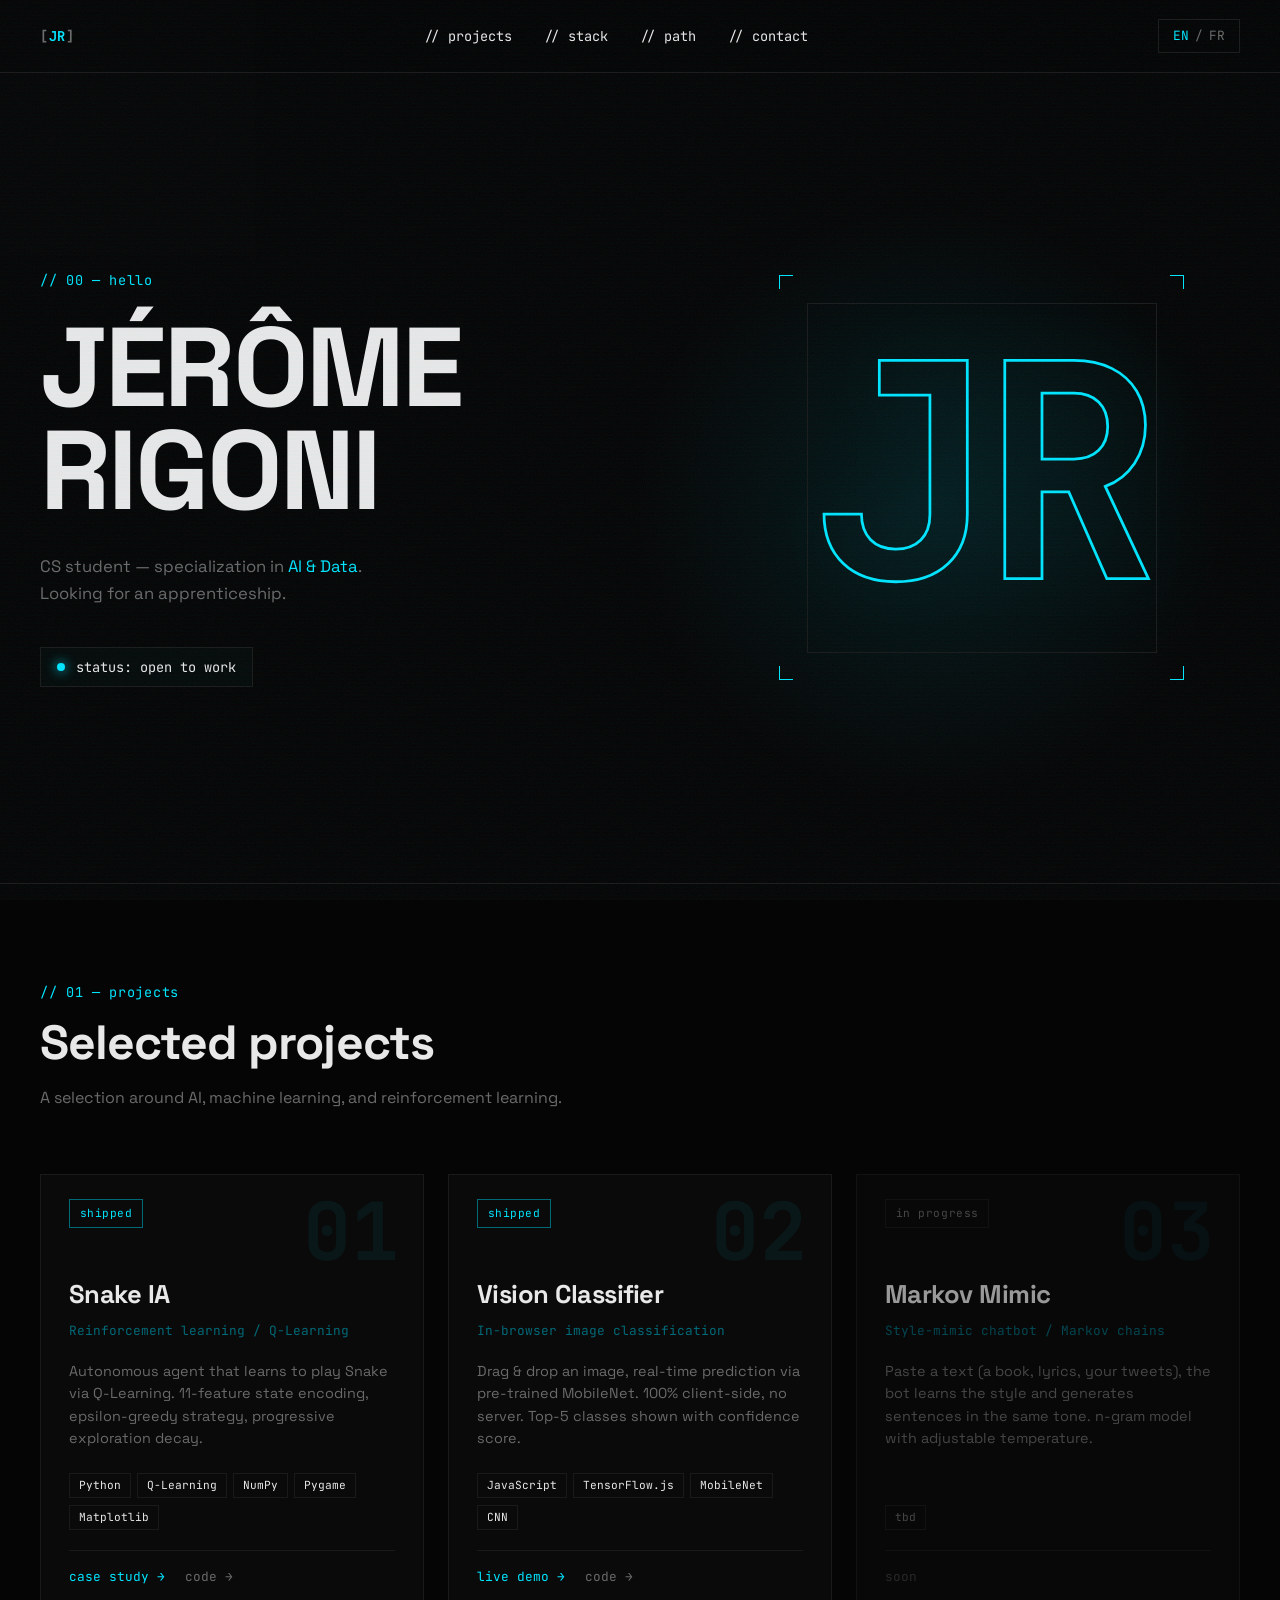
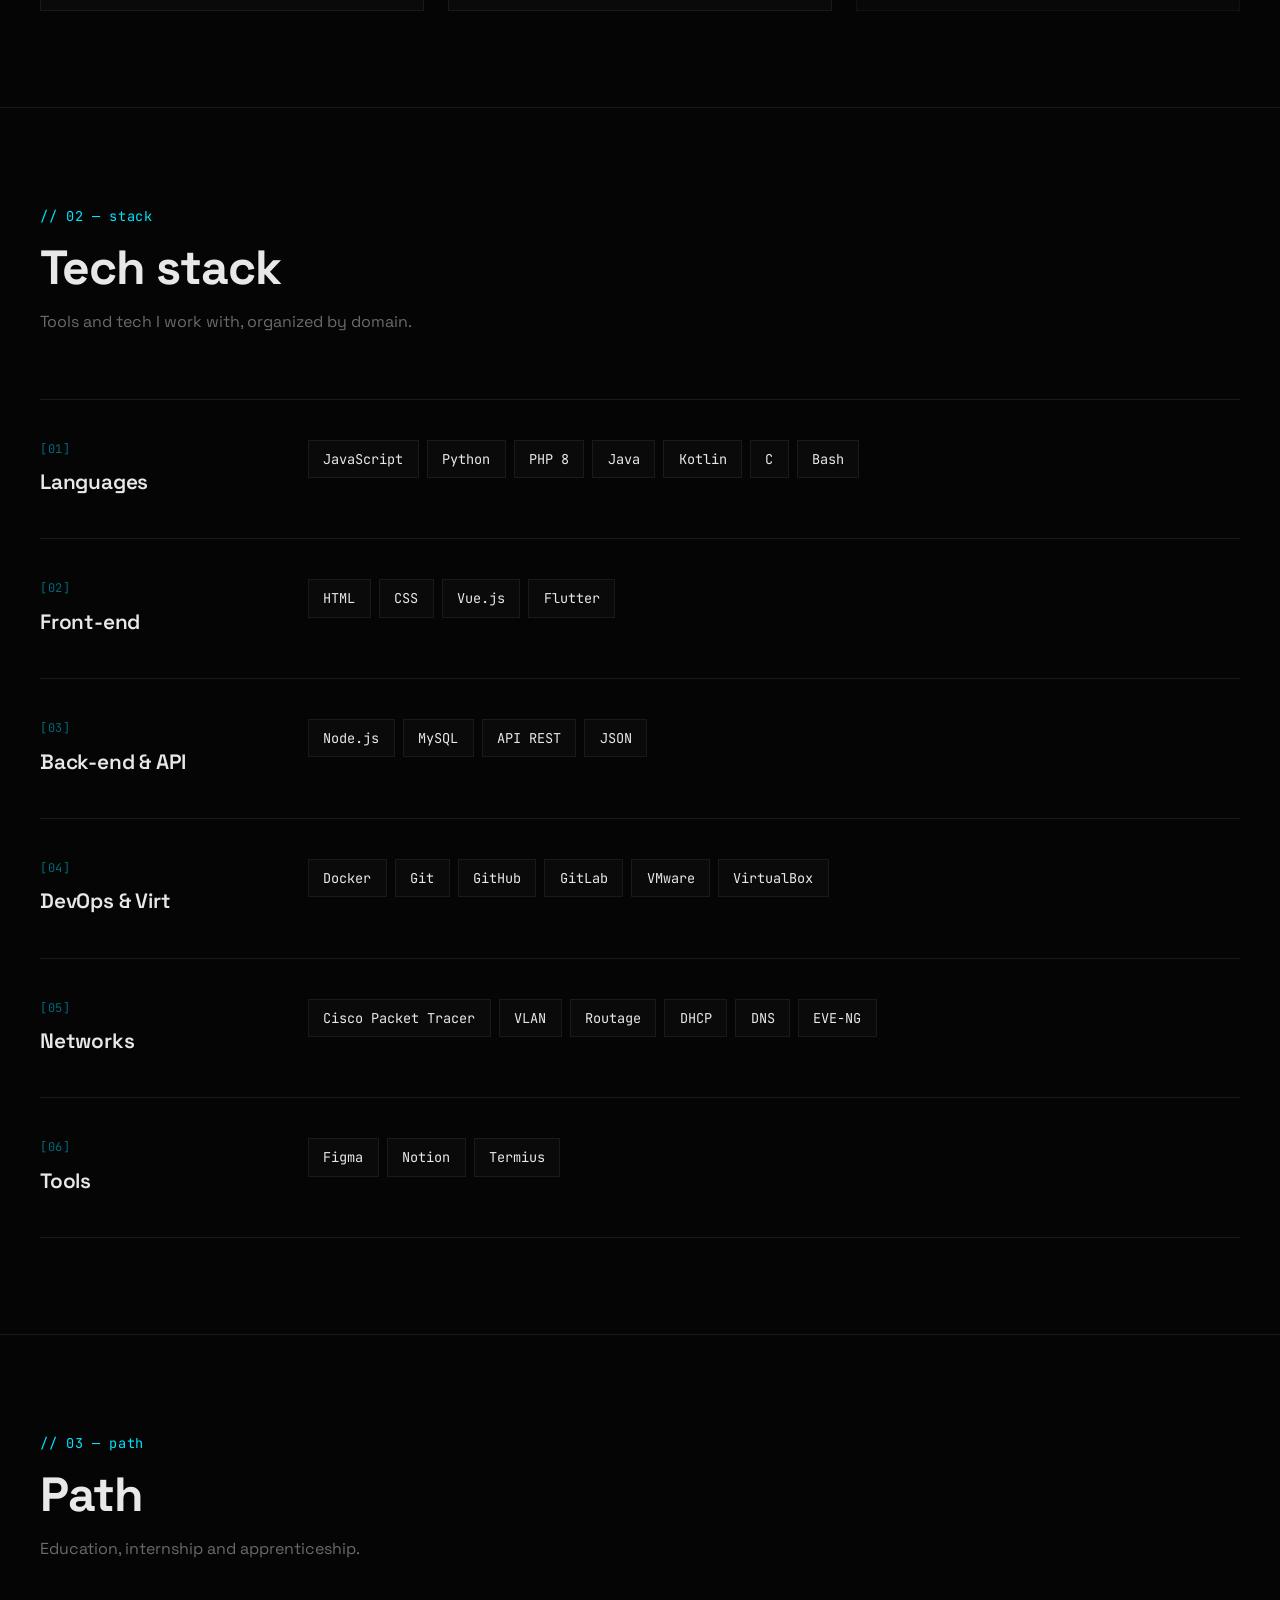
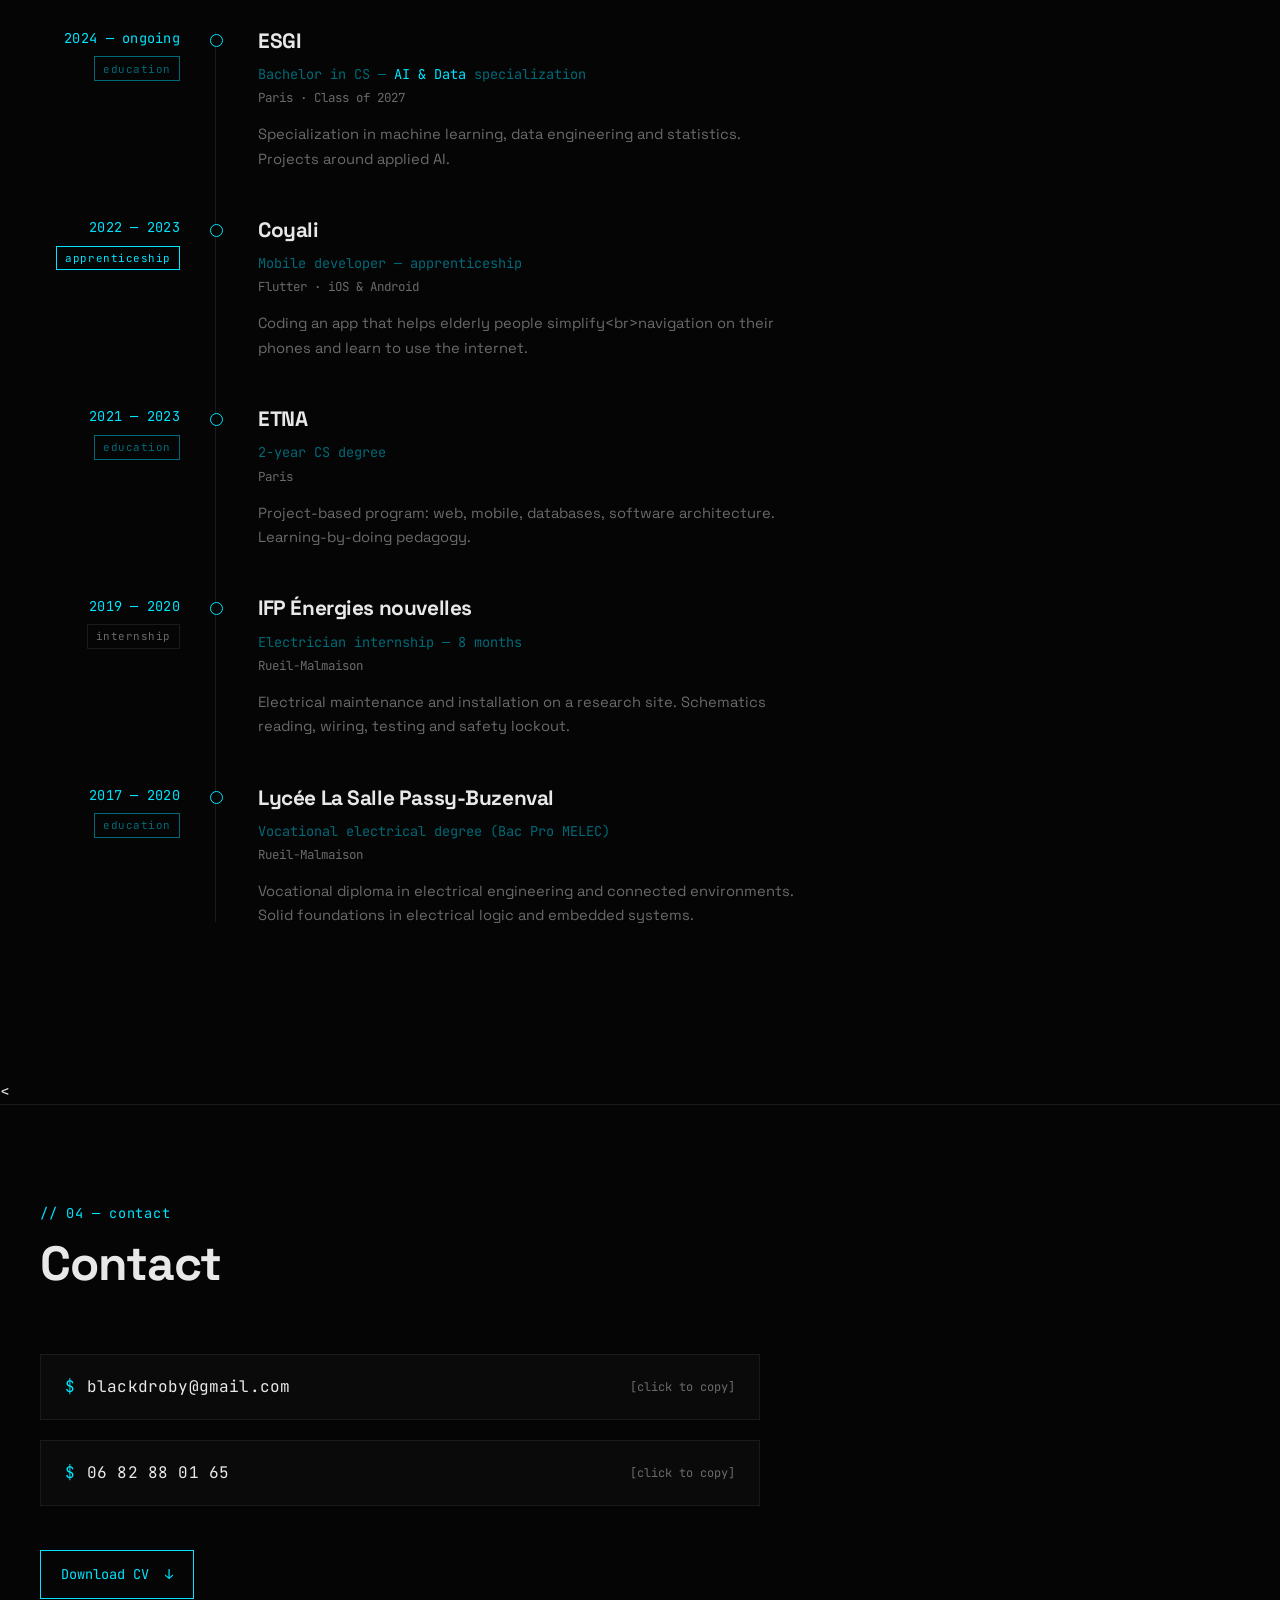
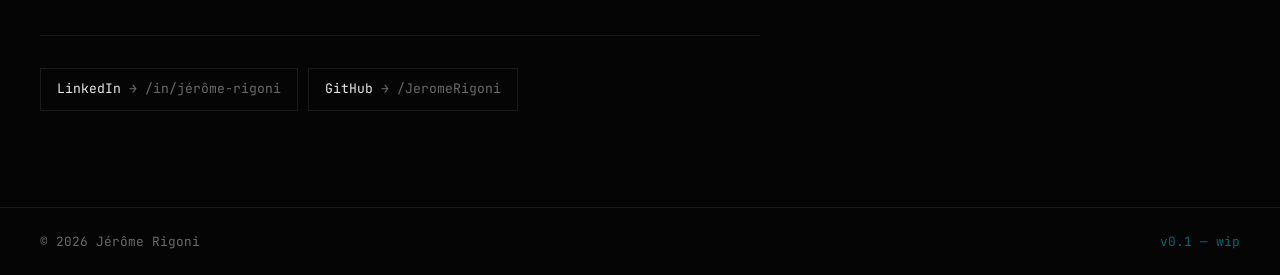
<file: index.html>
<!DOCTYPE html>
<html lang="fr">
<head>
  <meta charset="UTF-8">
  <meta name="viewport" content="width=device-width, initial-scale=1.0">
  <title>Jérôme Rigoni — Portfolio</title>
  <meta name="description" content="Portfolio de Jérôme Rigoni — étudiant en informatique, spécialisation IA & Data. En recherche d'alternance.">
  <meta name="theme-color" content="#050505">
  <meta name="author" content="Jérôme Rigoni">

  <meta property="og:type" content="website">
  <meta property="og:title" content="Jérôme Rigoni — Portfolio">
  <meta property="og:description" content="Étudiant en informatique — spécialisation IA & Data. En recherche d'alternance.">
  <meta property="og:url" content="https://jeromerigoni.github.io">
  <meta property="og:image" content="https://jeromerigoni.github.io/assets/img/og-card.png">
  <meta property="og:locale" content="fr_FR">

  <meta name="twitter:card" content="summary_large_image">
  <meta name="twitter:title" content="Jérôme Rigoni — Portfolio">
  <meta name="twitter:description" content="Étudiant en informatique — spécialisation IA & Data. En recherche d'alternance.">
  <meta name="twitter:image" content="https://jeromerigoni.github.io/assets/img/og-card.png">

  <link rel="icon" href="assets/img/favicon.svg" type="image/svg+xml">

  <link rel="preconnect" href="https://fonts.googleapis.com">
  <link rel="preconnect" href="https://fonts.gstatic.com" crossorigin>
  <link rel="preload" as="style" href="https://fonts.googleapis.com/css2?family=JetBrains+Mono:wght@400;500;700&family=Space+Grotesk:wght@400;500;600;700&display=swap">
  <link rel="stylesheet" href="https://fonts.googleapis.com/css2?family=JetBrains+Mono:wght@400;500;700&family=Space+Grotesk:wght@400;500;600;700&display=swap">
  <link rel="stylesheet" href="assets/css/style.css">
</head>
<body>
  <a class="skip-link" href="#top" data-i18n="a11y.skip">Aller au contenu principal</a>
  <div class="noise" aria-hidden="true"></div>
  <div class="scanlines" aria-hidden="true"></div>

  <header class="topbar">
    <a href="#" class="logo" data-i18n-aria-label="aria.home" aria-label="Accueil">
      <span class="logo-bracket">[</span>JR<span class="logo-bracket">]</span>
    </a>
    <nav class="nav" data-i18n-aria-label="aria.nav" aria-label="Navigation principale">
      <a href="#projects" data-i18n="nav.projects">// projets</a>
      <a href="#stack" data-i18n="nav.stack">// stack</a>
      <a href="#parcours" data-i18n="nav.about">// parcours</a>
      <a href="#contact" data-i18n="nav.contact">// contact</a>
    </nav>
    <button class="lang-toggle" type="button" data-i18n-aria-label="aria.lang" aria-label="Changer de langue">
      <span class="lang-active">FR</span>
      <span class="lang-sep">/</span>
      <span class="lang-inactive">EN</span>
    </button>
  </header>

  <main>
    <section class="hero" id="top">
      <div class="hero-content">
        <div class="hero-meta">
          <span class="tag" data-i18n="hero.tag">// 00 — hello</span>
        </div>
        <h1 class="hero-name" data-glitch>
          <span class="line">JÉRÔME</span>
          <span class="line">RIGONI</span>
        </h1>
        <p class="hero-tagline" data-i18n-html="hero.tagline">
          Étudiant en informatique — spécialisation <span class="accent">IA & Data</span>.<br>
          En recherche d'alternance.
        </p>
        <div class="hero-status">
          <span class="dot" aria-hidden="true"></span>
          <span class="scramble" data-text="status: open to work" data-i18n="hero.status">status: open to work</span>
        </div>
      </div>
      <div class="hero-monogram" aria-hidden="true">
        <svg viewBox="0 0 200 200" class="monogram" xmlns="http://www.w3.org/2000/svg">
          <text x="50%" y="54%" text-anchor="middle" dominant-baseline="middle" class="mono-text">JR</text>
        </svg>
        <div class="monogram-frame"></div>
        <div class="monogram-corners">
          <span class="corner tl"></span>
          <span class="corner tr"></span>
          <span class="corner bl"></span>
          <span class="corner br"></span>
        </div>
      </div>
    </section>

    <section class="section projects-section" id="projects">
  <div class="section-header">
    <span class="section-tag" data-i18n="projects.tag">// 01 — projets</span>
    <h2 class="section-title" data-i18n="projects.title">Projets sélectionnés</h2>
    <p class="section-desc" data-i18n="projects.desc">Une sélection autour de l'IA, du machine learning et de l'apprentissage par renforcement.</p>
  </div>

  <div class="projects-grid">

    <article class="project-card">
      <div class="project-num" aria-hidden="true">01</div>
      <span class="project-status status-done" data-i18n="projects.status.done">terminé</span>
      <h3 class="project-title">Snake IA</h3>
      <p class="project-subtitle" data-i18n="projects.snake.subtitle">Apprentissage par renforcement / Q-Learning</p>
      <p class="project-desc" data-i18n="projects.snake.desc">Agent autonome qui apprend à jouer à Snake via Q-Learning. Encoding d'état à 11 features, stratégie epsilon-greedy, decay progressif d'exploration.</p>
      <ul class="project-tags">
        <li>Python</li>
        <li>Q-Learning</li>
        <li>NumPy</li>
        <li>Pygame</li>
        <li>Matplotlib</li>
      </ul>
      <div class="project-links">
        <a href="snake.html" class="project-link" data-i18n="projects.cta.study">étude de cas →</a>
        <a href="https://github.com/JeromeRigoni" class="project-link muted" target="_blank" rel="noopener" data-i18n="projects.cta.code">code →</a>
      </div>
    </article>

    <article class="project-card">
      <div class="project-num" aria-hidden="true">02</div>
      <span class="project-status status-done" data-i18n="projects.status.done">terminé</span>
      <h3 class="project-title" data-i18n="projects.p2.title">Vision Classifier</h3>
      <p class="project-subtitle" data-i18n="projects.p2.subtitle">Classification d'images dans le navigateur</p>
      <p class="project-desc" data-i18n="projects.p2.desc">Drag & drop d'une image, prédiction temps réel via MobileNet pré-entraîné. 100% client-side, aucun serveur. Top-5 classes affichées avec score de confiance.</p>
      <ul class="project-tags">
        <li>JavaScript</li>
        <li>TensorFlow.js</li>
        <li>MobileNet</li>
        <li>CNN</li>
      </ul>
      <div class="project-links">
        <a href="vision.html" class="project-link" data-i18n="vc.cta.demo">démo live →</a>
        <a href="https://github.com/JeromeRigoni/vision-classifier-tfjs" class="project-link muted" target="_blank" rel="noopener" data-i18n="projects.cta.code">code →</a>
      </div>
    </article>

    <article class="project-card wip">
      <div class="project-num" aria-hidden="true">03</div>
      <span class="project-status status-wip" data-i18n="projects.status.wip">en cours</span>
      <h3 class="project-title" data-i18n="projects.p3.title">Project // 03</h3>
      <p class="project-subtitle" data-i18n="projects.p3.subtitle">— à définir —</p>
      <p class="project-desc" data-i18n="projects.p3.desc">Projet IA à venir. Concept et stack en cours de définition.</p>
      <ul class="project-tags placeholder">
        <li>tbd</li>
      </ul>
      <div class="project-links">
        <span class="project-link disabled" data-i18n="projects.cta.soon">bientôt</span>
      </div>
    </article>

  </div>
</section>

<section class="section stack-section" id="stack">
  <div class="section-header">
    <span class="section-tag" data-i18n="stack.tag">// 02 — stack</span>
    <h2 class="section-title" data-i18n="stack.title">Stack technique</h2>
    <p class="section-desc" data-i18n="stack.desc">Outils et technos avec lesquels je travaille, organisés par domaine.</p>
  </div>

  <div class="stack-list">

    <div class="stack-row">
      <div class="stack-label">
        <span class="stack-num" aria-hidden="true">[01]</span>
        <h3 data-i18n="stack.cat.langages">Langages</h3>
      </div>
      <ul class="stack-items">
        <li>JavaScript</li>
        <li>Python</li>
        <li>PHP 8</li>
        <li>Java</li>
        <li>Kotlin</li>
        <li>C</li>
        <li>Bash</li>
      </ul>
    </div>

    <div class="stack-row">
      <div class="stack-label">
        <span class="stack-num" aria-hidden="true">[02]</span>
        <h3 data-i18n="stack.cat.frontend">Front-end</h3>
      </div>
      <ul class="stack-items">
        <li>HTML</li>
        <li>CSS</li>
        <li>Vue.js</li>
        <li>Flutter</li>
      </ul>
    </div>

    <div class="stack-row">
      <div class="stack-label">
        <span class="stack-num" aria-hidden="true">[03]</span>
        <h3 data-i18n="stack.cat.backend">Back-end & API</h3>
      </div>
      <ul class="stack-items">
        <li>Node.js</li>
        <li>MySQL</li>
        <li>API REST</li>
        <li>JSON</li>
      </ul>
    </div>

    <div class="stack-row">
      <div class="stack-label">
        <span class="stack-num" aria-hidden="true">[04]</span>
        <h3 data-i18n="stack.cat.devops">DevOps & Virtu</h3>
      </div>
      <ul class="stack-items">
        <li>Docker</li>
        <li>Git</li>
        <li>GitHub</li>
        <li>GitLab</li>
        <li>VMware</li>
        <li>VirtualBox</li>
      </ul>
    </div>

    <div class="stack-row">
      <div class="stack-label">
        <span class="stack-num" aria-hidden="true">[05]</span>
        <h3 data-i18n="stack.cat.networks">Réseaux</h3>
      </div>
      <ul class="stack-items">
        <li>Cisco Packet Tracer</li>
        <li>VLAN</li>
        <li>Routage</li>
        <li>DHCP</li>
        <li>DNS</li>
        <li>EVE-NG</li>
      </ul>
    </div>

    <div class="stack-row">
      <div class="stack-label">
        <span class="stack-num" aria-hidden="true">[06]</span>
        <h3 data-i18n="stack.cat.tools">Outils</h3>
      </div>
      <ul class="stack-items">
        <li>Figma</li>
        <li>Notion</li>
        <li>Termius</li>
      </ul>
    </div>

  </div>
</section>
<section class="section journey-section" id="parcours">
  <div class="section-header">
    <span class="section-tag" data-i18n="journey.tag">// 03 — parcours</span>
    <h2 class="section-title" data-i18n="journey.title">Parcours</h2>
    <p class="section-desc" data-i18n="journey.desc">Formations, stage et alternance.</p>
  </div>

  <ol class="journey-list">

    <li class="journey-item">
      <div class="journey-date">
        <span class="journey-year" data-i18n="journey.esgi.year">2024 — en cours</span>
        <span class="journey-type type-formation" data-i18n="journey.type.formation">formation</span>
      </div>
      <div class="journey-card">
        <h3 class="journey-title">ESGI</h3>
        <p class="journey-role" data-i18n-html="journey.esgi.role">Bachelor Informatique — spécialisation IA & Data</p>
        <p class="journey-place" data-i18n="journey.esgi.place">Paris · Promo 2027</p>
        <p class="journey-desc" data-i18n="journey.esgi.desc">Spécialisation orientée machine learning, data engineering et statistiques. Projets autour de l'IA appliquée.</p>
      </div>
    </li>

    <li class="journey-item">
      <div class="journey-date">
        <span class="journey-year">2022 — 2023</span>
        <span class="journey-type type-alternance" data-i18n="journey.type.alternance">alternance</span>
      </div>
      <div class="journey-card">
        <h3 class="journey-title">Coyali</h3>
        <p class="journey-role" data-i18n="journey.coyali.role">Développeur mobile — alternance</p>
        <p class="journey-place" data-i18n-html="journey.coyali.place">Flutter · iOS & Android</p>
        <p class="journey-desc" data-i18n="journey.coyali.desc">Développement de fonctionnalités sur une app mobile cross-platform. Intégration d'APIs REST, gestion d'état et UI custom.</p>
      </div>
    </li>

    <li class="journey-item">
      <div class="journey-date">
        <span class="journey-year">2021 — 2023</span>
        <span class="journey-type type-formation" data-i18n="journey.type.formation">formation</span>
      </div>
      <div class="journey-card">
        <h3 class="journey-title">ETNA</h3>
        <p class="journey-role" data-i18n="journey.etna.role">Bac+2 Informatique</p>
        <p class="journey-place" data-i18n="journey.etna.place">Paris</p>
        <p class="journey-desc" data-i18n="journey.etna.desc">Formation par projet : dev web, mobile, base de données, architecture logicielle. Pédagogie learning-by-doing.</p>
      </div>
    </li>

    <li class="journey-item">
      <div class="journey-date">
        <span class="journey-year">2019 — 2020</span>
        <span class="journey-type type-stage" data-i18n="journey.type.stage">stage</span>
      </div>
      <div class="journey-card">
        <h3 class="journey-title">IFP Énergies nouvelles</h3>
        <p class="journey-role" data-i18n="journey.ifp.role">Stage électricien — 8 mois</p>
        <p class="journey-place" data-i18n="journey.ifp.place">Rueil-Malmaison</p>
        <p class="journey-desc" data-i18n="journey.ifp.desc">Maintenance et installation électrique sur un centre de recherche. Lecture de schémas, raccordements, tests et mise en sécurité.</p>
      </div>
    </li>

    <li class="journey-item">
      <div class="journey-date">
        <span class="journey-year">2017 — 2020</span>
        <span class="journey-type type-formation" data-i18n="journey.type.formation">formation</span>
      </div>
      <div class="journey-card">
        <h3 class="journey-title">Lycée La Salle Passy-Buzenval</h3>
        <p class="journey-role" data-i18n="journey.lycee.role">Bac Pro MELEC</p>
        <p class="journey-place" data-i18n="journey.lycee.place">Rueil-Malmaison</p>
        <p class="journey-desc" data-i18n="journey.lycee.desc">Bac Pro Métiers de l'Électricité et de ses Environnements Connectés. Bases solides en logique électrique et systèmes embarqués.</p>
      </div>
    </li>

  </ol>
</section>
<<section class="section contact-section" id="contact">
  <div class="section-header">
    <span class="section-tag" data-i18n="contact.tag">// 04 — contact</span>
    <h2 class="section-title" data-i18n="contact.title">Contact</h2>
  </div>

  <div class="contact-wrap">

    <div class="contact-line">
      <span class="contact-prompt" aria-hidden="true">$</span>
      <button class="copy-btn" type="button" data-copy="blackdroby@gmail.com" data-i18n-aria-label="contact.aria.copy.email" aria-label="Copier l'email">
        <span class="copy-val">blackdroby@gmail.com</span>
        <span class="copy-feedback" data-i18n="contact.copy.idle">[clic pour copier]</span>
      </button>
    </div>

    <div class="contact-line">
      <span class="contact-prompt" aria-hidden="true">$</span>
      <button class="copy-btn" type="button" data-copy="06 82 88 01 65" data-i18n-aria-label="contact.aria.copy.phone" aria-label="Copier le numéro">
        <span class="copy-val">06 82 88 01 65</span>
        <span class="copy-feedback" data-i18n="contact.copy.idle">[clic pour copier]</span>
      </button>
    </div>

    <div class="contact-actions">
      <a href="assets/cv/Rigoni-Jerome-CV.pdf" class="btn btn-primary" download>
        <span data-i18n="contact.cta.cv">Télécharger le CV</span>
        <span class="btn-arrow" aria-hidden="true">↓</span>
      </a>
    </div>

    <div class="contact-socials">
      <a href="https://www.linkedin.com/in/j%C3%A9r%C3%B4me-rigoni/" class="social-link" target="_blank" rel="noopener">
        <span class="social-key">LinkedIn</span>
        <span class="social-val">→ /in/jérôme-rigoni</span>
      </a>
      <a href="https://github.com/JeromeRigoni" class="social-link" target="_blank" rel="noopener">
        <span class="social-key">GitHub</span>
        <span class="social-val">→ /JeromeRigoni</span>
      </a>
    </div>

  </div>
</section>
  </main>

  <footer class="footer">
    <span>© 2026 Jérôme Rigoni</span>
    <span class="footer-muted">v0.1 — wip</span>
  </footer>

  <script src="assets/js/i18n.js" defer></script>
  <script src="assets/js/glitch.js" defer></script>
  <script src="assets/js/main.js" defer></script>
</body>
</html>
</file>
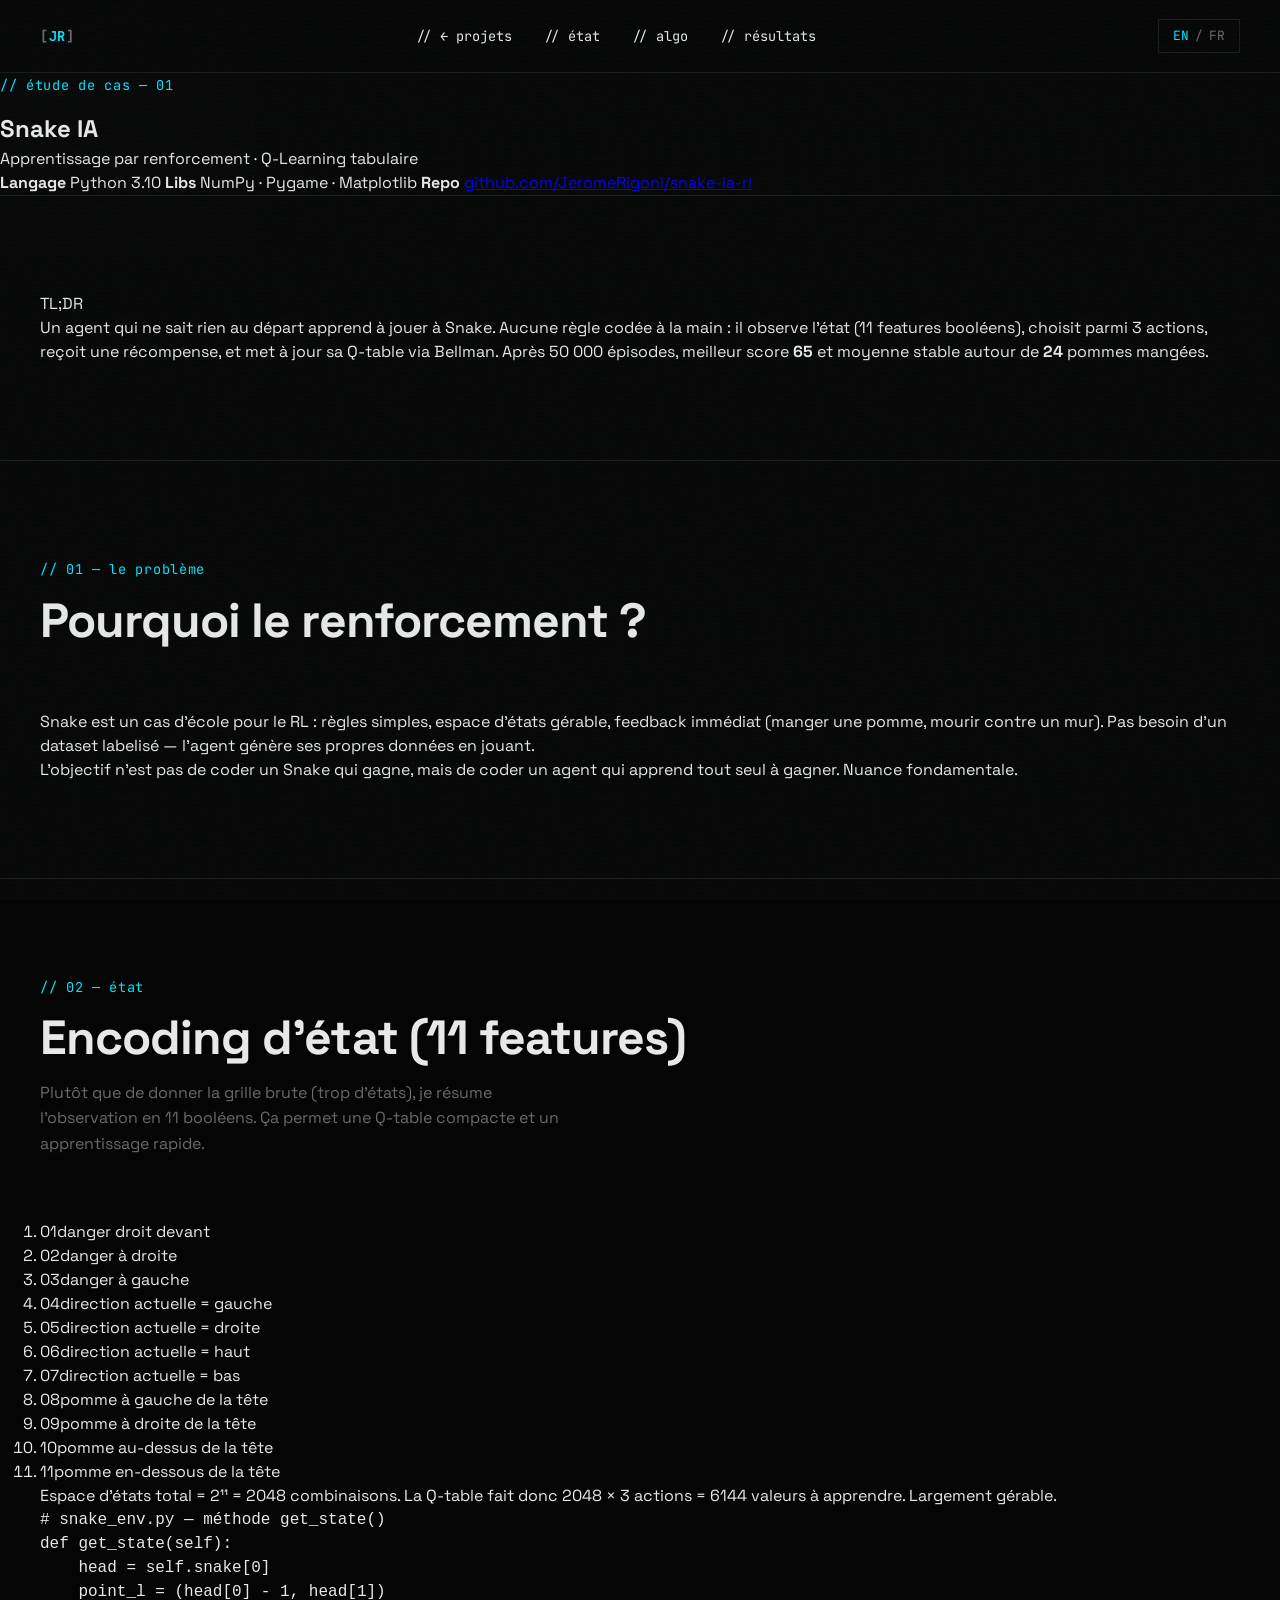
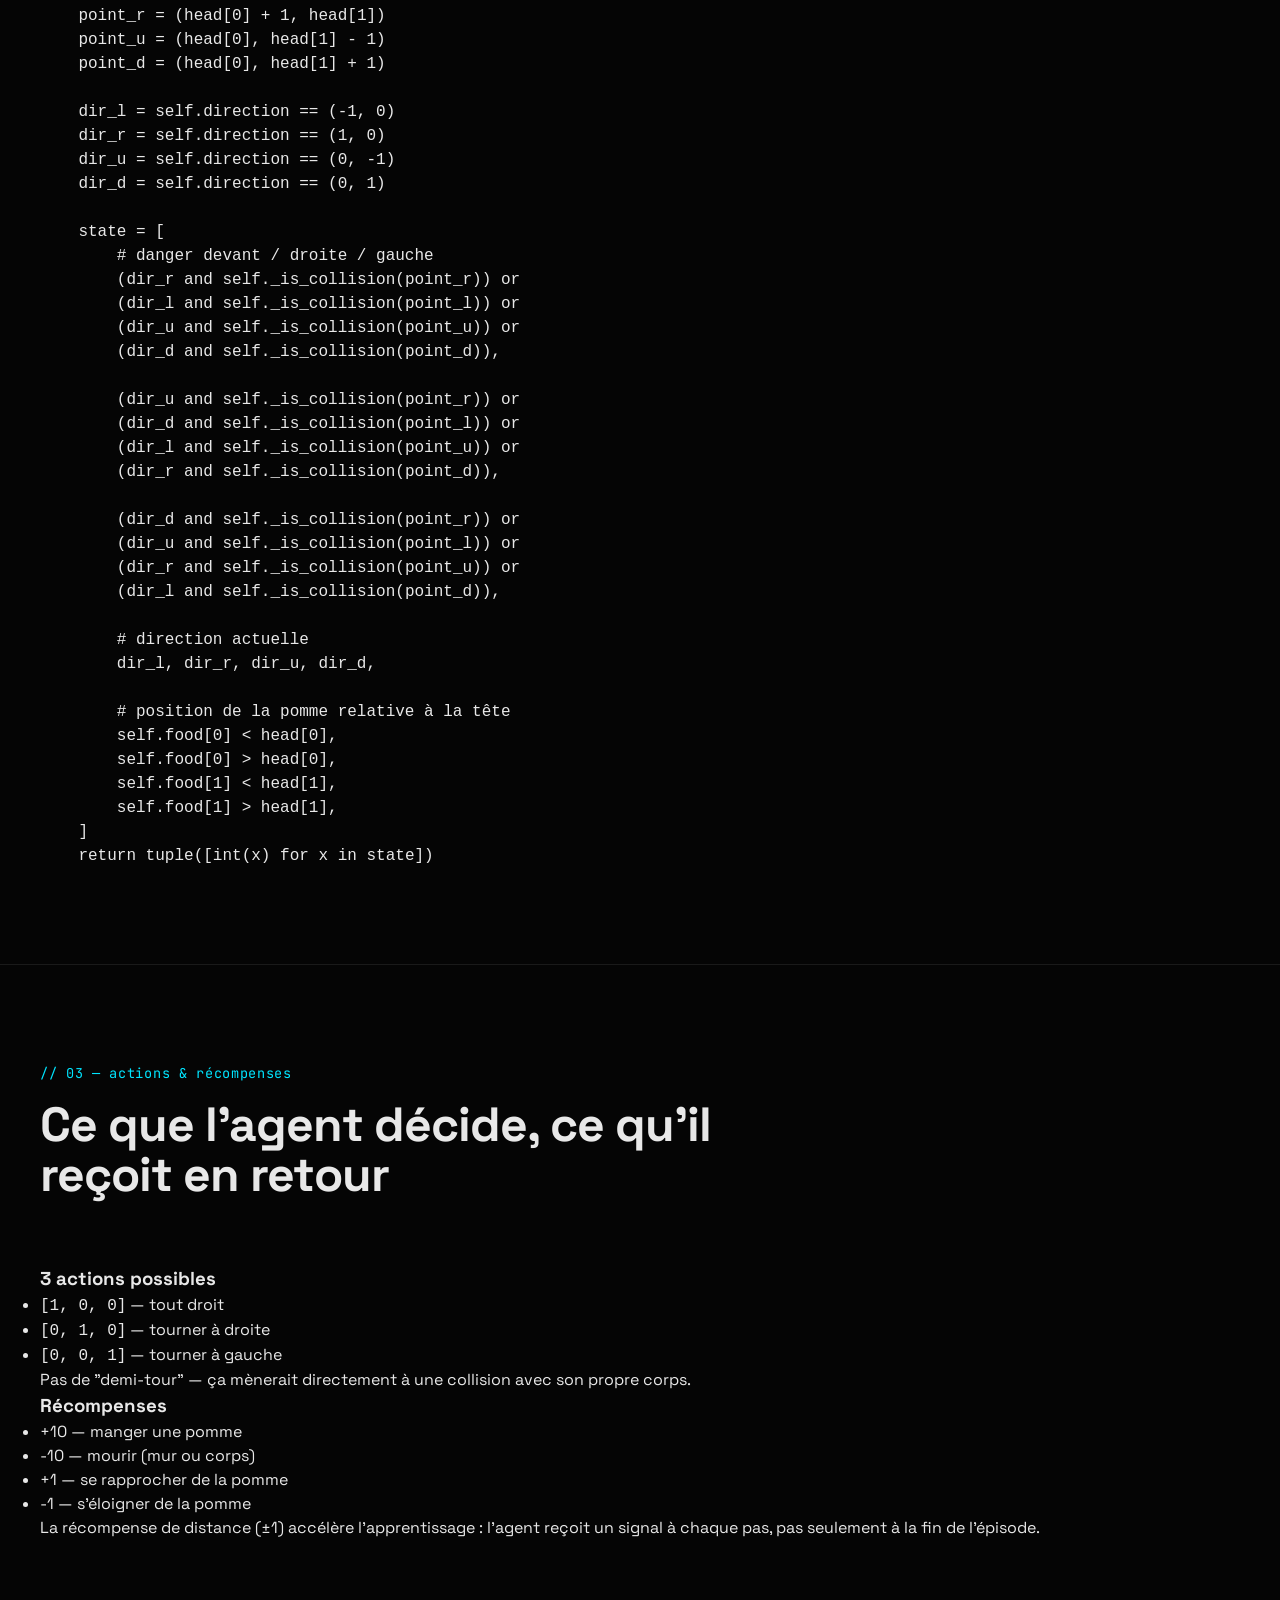
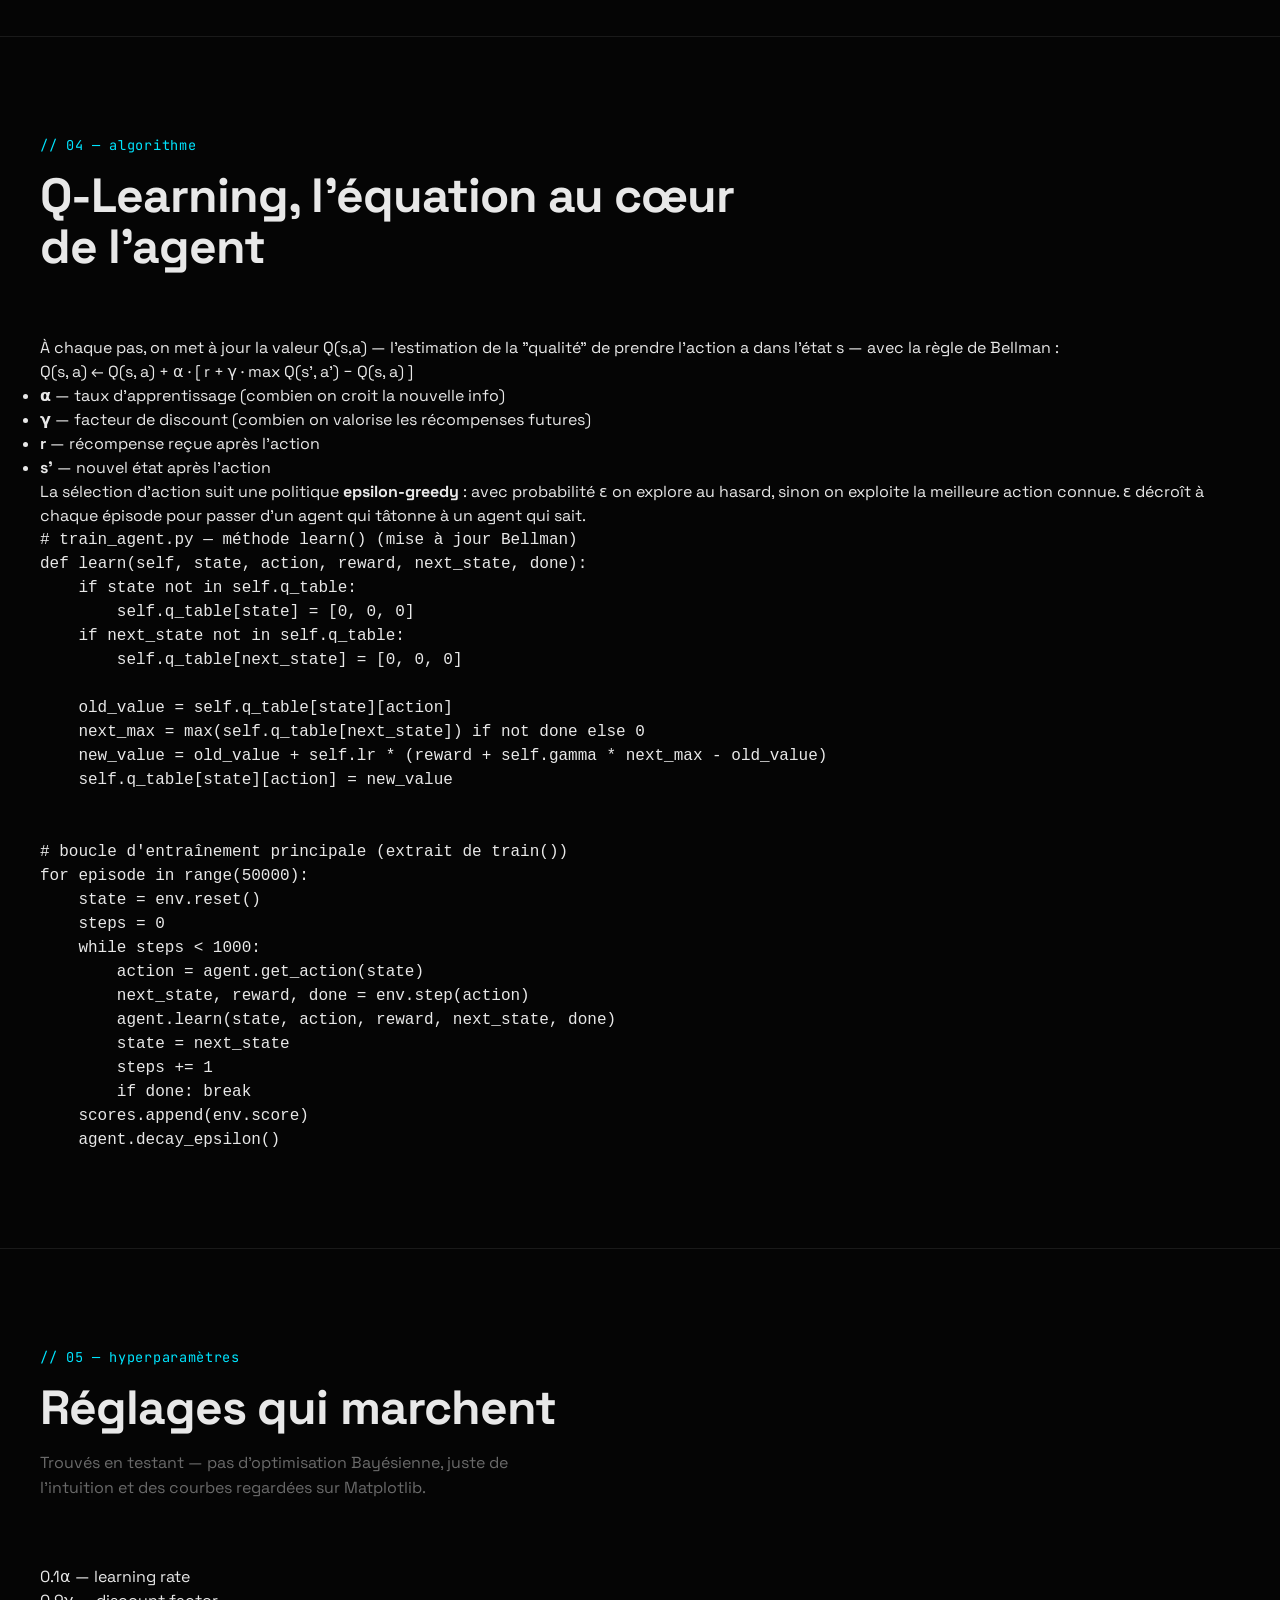
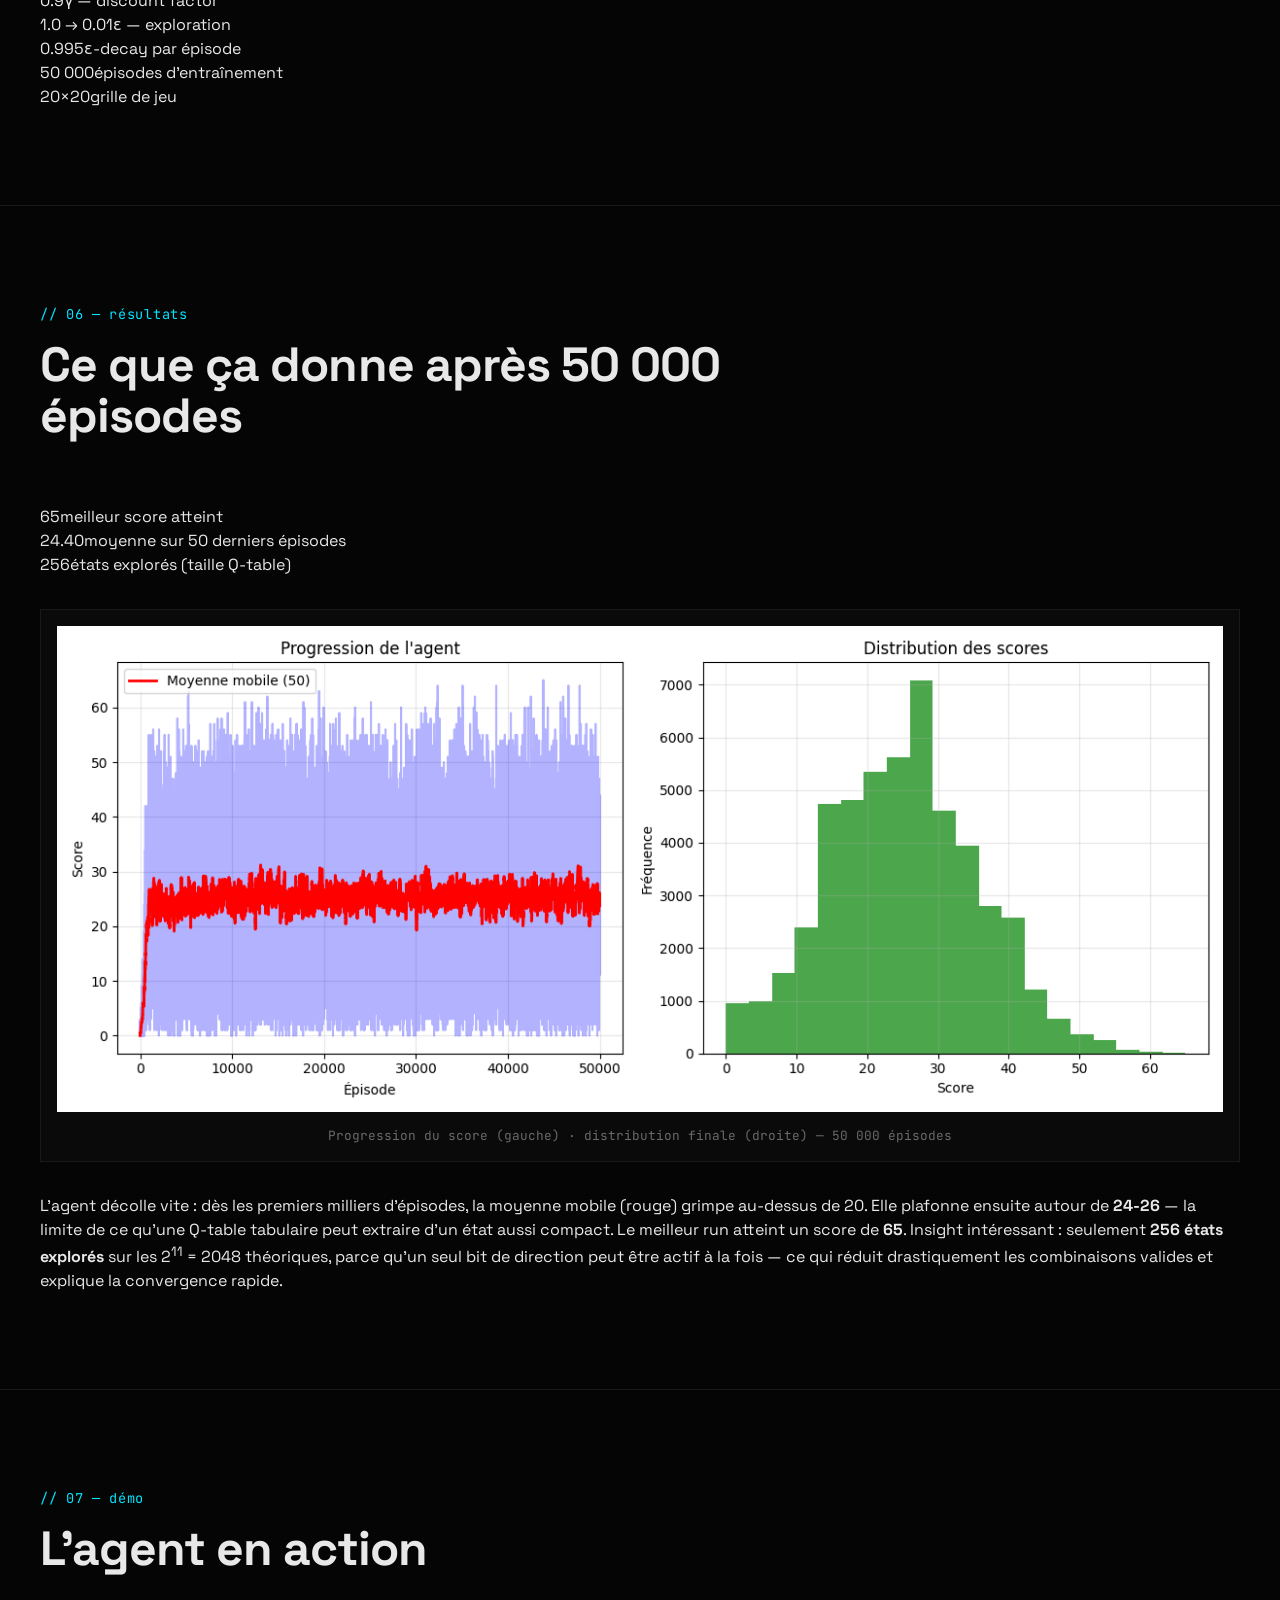
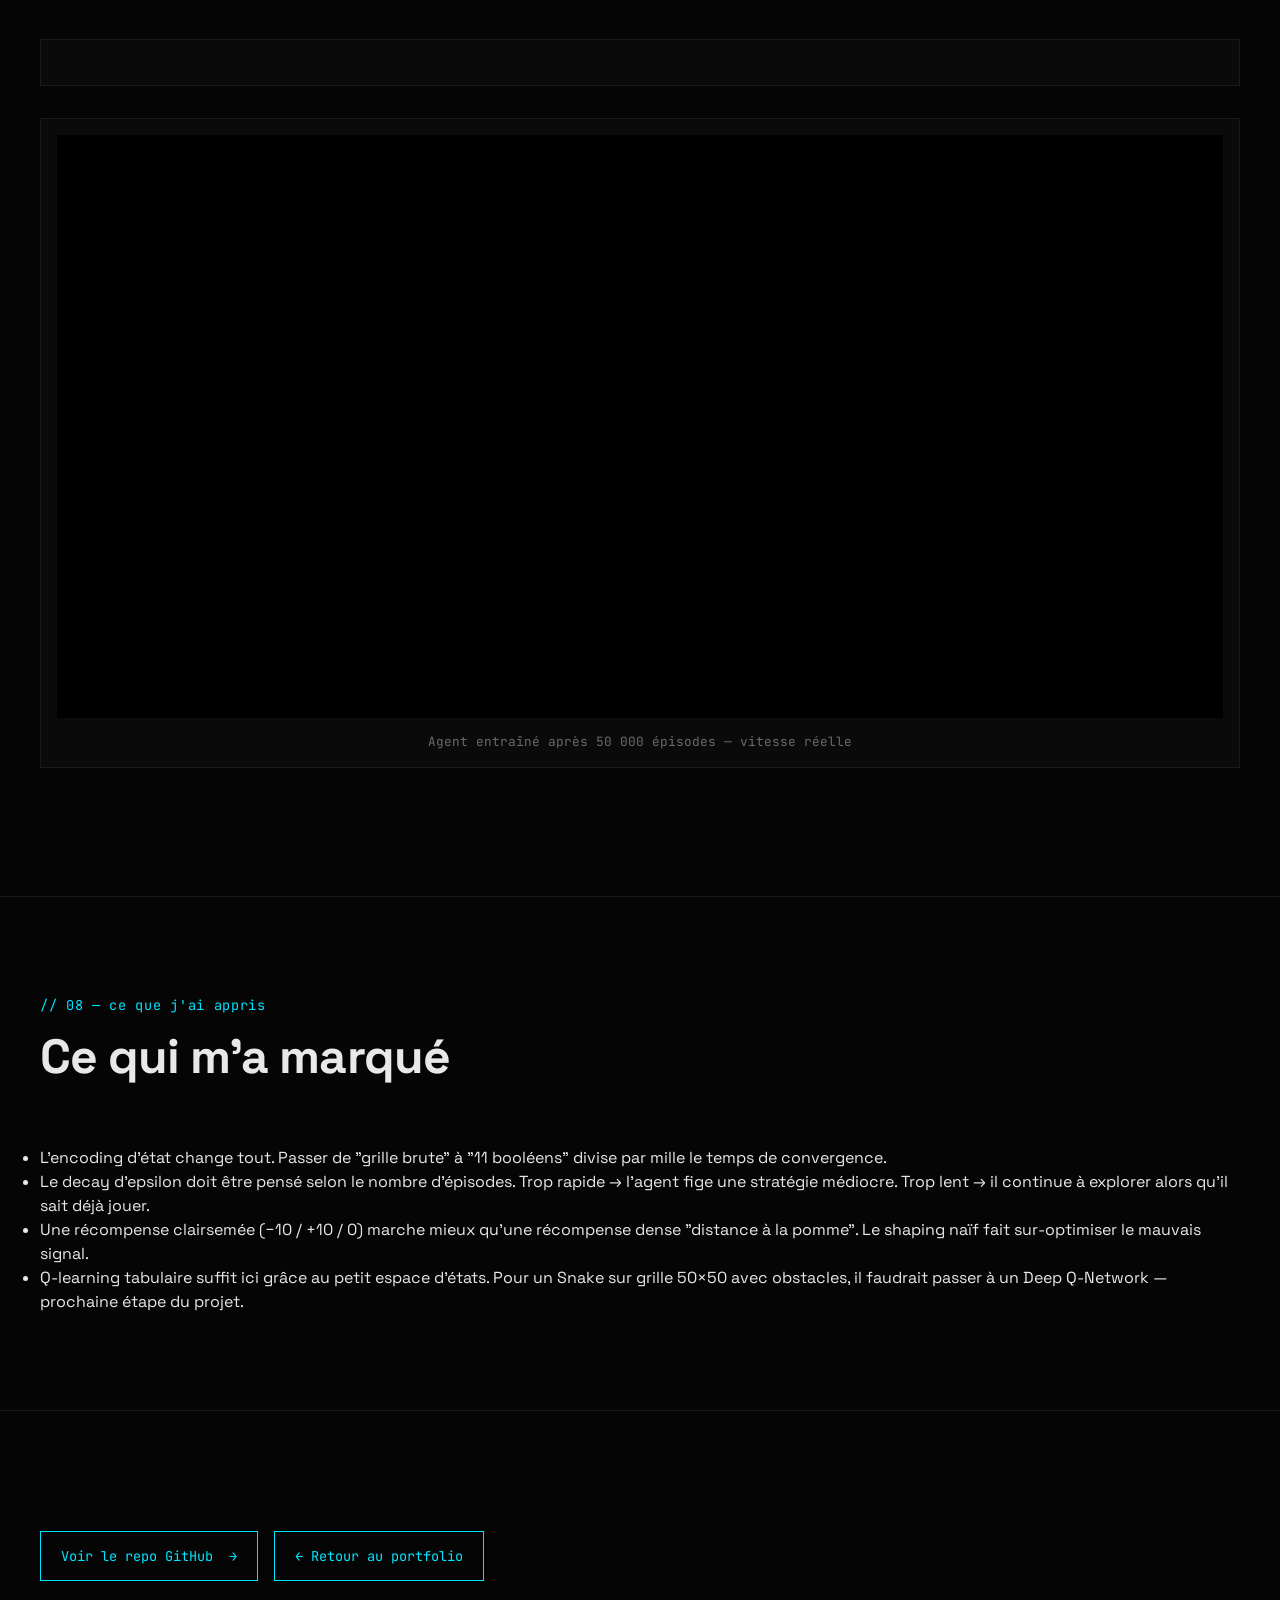
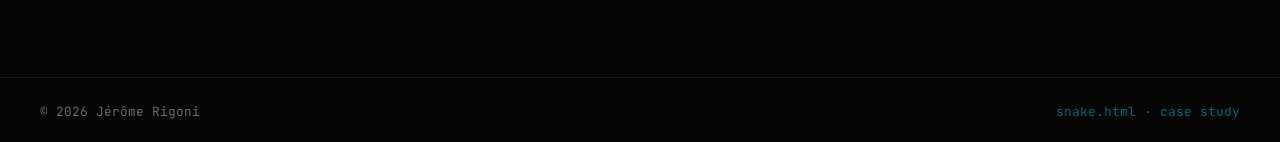
<file: snake.html>
<!DOCTYPE html>
<html lang="fr">
<head>
  <meta charset="UTF-8">
  <meta name="viewport" content="width=device-width, initial-scale=1.0">
  <title>Snake IA — Étude de cas · Jérôme Rigoni</title>
  <meta name="description" content="Étude de cas Snake IA : agent autonome entraîné par Q-Learning. Encoding d'état à 11 features, epsilon-greedy, décroissance progressive de l'exploration.">
  <meta name="theme-color" content="#050505">
  <meta property="og:type" content="article">
  <meta property="og:title" content="Snake IA — Étude de cas">
  <meta property="og:description" content="Agent autonome entraîné par Q-Learning à jouer à Snake.">
  <meta property="og:url" content="https://jeromerigoni.github.io/snake.html">
  <link rel="icon" href="assets/img/favicon.svg" type="image/svg+xml">
  <link rel="preconnect" href="https://fonts.googleapis.com">
  <link rel="preconnect" href="https://fonts.gstatic.com" crossorigin>
  <link rel="stylesheet" href="https://fonts.googleapis.com/css2?family=JetBrains+Mono:wght@400;500;700&family=Space+Grotesk:wght@400;500;600;700&display=swap">
  <link rel="stylesheet" href="assets/css/style.css">
</head>
<body>
  <a class="skip-link" href="#case-top" data-i18n="a11y.skip">Aller au contenu principal</a>
  <div class="noise" aria-hidden="true"></div>
  <div class="scanlines" aria-hidden="true"></div>

  <header class="topbar">
    <a href="index.html" class="logo" data-i18n-aria-label="aria.home" aria-label="Accueil">
      <span class="logo-bracket">[</span>JR<span class="logo-bracket">]</span>
    </a>
    <nav class="nav" data-i18n-aria-label="aria.nav" aria-label="Navigation principale">
      <a href="index.html#projects" data-i18n="case.nav.back">// ← projets</a>
      <a href="#case-state" data-i18n="case.nav.state">// état</a>
      <a href="#case-algo" data-i18n="case.nav.algo">// algo</a>
      <a href="#case-results" data-i18n="case.nav.results">// résultats</a>
    </nav>
    <button class="lang-toggle" type="button" data-i18n-aria-label="aria.lang" aria-label="Changer de langue">
      <span class="lang-active">FR</span>
      <span class="lang-sep">/</span>
      <span class="lang-inactive">EN</span>
    </button>
  </header>

  <main>

    <section class="case-hero" id="case-top">
      <span class="section-tag" data-i18n="case.tag">// étude de cas — 01</span>
      <h1 class="case-title">Snake IA</h1>
      <p class="case-subtitle" data-i18n="case.subtitle">Apprentissage par renforcement · Q-Learning tabulaire</p>
      <div class="case-meta">
        <span><strong data-i18n="case.meta.lang">Langage</strong> Python 3.10</span>
        <span><strong data-i18n="case.meta.libs">Libs</strong> NumPy · Pygame · Matplotlib</span>
        <span><strong data-i18n="case.meta.repo">Repo</strong> <a href="https://github.com/JeromeRigoni/snake-ia-rl" target="_blank" rel="noopener">github.com/JeromeRigoni/snake-ia-rl</a></span>
      </div>
    </section>

    <section class="section case-section" id="case-tldr">
      <div class="tldr">
        <span class="tldr-label" data-i18n="case.tldr.label">TL;DR</span>
        <p data-i18n="case.tldr.text">Un agent qui ne sait rien au départ apprend à jouer à Snake. Aucune règle codée à la main : il observe l'état (11 features booléens), choisit parmi 3 actions, reçoit une récompense, et met à jour sa Q-table via Bellman. Après 50 000 épisodes, meilleur score <strong>65</strong> et moyenne stable autour de <strong>24</strong> pommes mangées.</p>
      </div>
    </section>

    <section class="section case-section" id="case-problem">
      <div class="section-header">
        <span class="section-tag" data-i18n="case.problem.tag">// 01 — le problème</span>
        <h2 class="section-title" data-i18n="case.problem.title">Pourquoi le renforcement ?</h2>
      </div>
      <p class="case-text" data-i18n="case.problem.p1">Snake est un cas d'école pour le RL : règles simples, espace d'états gérable, feedback immédiat (manger une pomme, mourir contre un mur). Pas besoin d'un dataset labelisé — l'agent génère ses propres données en jouant.</p>
      <p class="case-text" data-i18n="case.problem.p2">L'objectif n'est pas de coder un Snake qui gagne, mais de coder un agent qui apprend tout seul à gagner. Nuance fondamentale.</p>
    </section>

    <section class="section case-section" id="case-state">
      <div class="section-header">
        <span class="section-tag" data-i18n="case.state.tag">// 02 — état</span>
        <h2 class="section-title" data-i18n="case.state.title">Encoding d'état (11 features)</h2>
        <p class="section-desc" data-i18n="case.state.desc">Plutôt que de donner la grille brute (trop d'états), je résume l'observation en 11 booléens. Ça permet une Q-table compacte et un apprentissage rapide.</p>
      </div>
      <ol class="feature-list">
        <li><span class="feat-num">01</span><span class="feat-name" data-i18n="case.state.f1">danger droit devant</span></li>
        <li><span class="feat-num">02</span><span class="feat-name" data-i18n="case.state.f2">danger à droite</span></li>
        <li><span class="feat-num">03</span><span class="feat-name" data-i18n="case.state.f3">danger à gauche</span></li>
        <li><span class="feat-num">04</span><span class="feat-name" data-i18n="case.state.f4">direction actuelle = gauche</span></li>
        <li><span class="feat-num">05</span><span class="feat-name" data-i18n="case.state.f5">direction actuelle = droite</span></li>
        <li><span class="feat-num">06</span><span class="feat-name" data-i18n="case.state.f6">direction actuelle = haut</span></li>
        <li><span class="feat-num">07</span><span class="feat-name" data-i18n="case.state.f7">direction actuelle = bas</span></li>
        <li><span class="feat-num">08</span><span class="feat-name" data-i18n="case.state.f8">pomme à gauche de la tête</span></li>
        <li><span class="feat-num">09</span><span class="feat-name" data-i18n="case.state.f9">pomme à droite de la tête</span></li>
        <li><span class="feat-num">10</span><span class="feat-name" data-i18n="case.state.f10">pomme au-dessus de la tête</span></li>
        <li><span class="feat-num">11</span><span class="feat-name" data-i18n="case.state.f11">pomme en-dessous de la tête</span></li>
      </ol>
      <p class="case-text" data-i18n="case.state.note">Espace d'états total = 2¹¹ = 2048 combinaisons. La Q-table fait donc 2048 × 3 actions = 6144 valeurs à apprendre. Largement gérable.</p>
      <pre class="case-code"><code><span class="c-com"># snake_env.py — méthode get_state()</span>
<span class="c-kw">def</span> <span class="c-fn">get_state</span>(<span class="c-kw">self</span>):
    head = <span class="c-kw">self</span>.snake[<span class="c-num">0</span>]
    point_l = (head[<span class="c-num">0</span>] - <span class="c-num">1</span>, head[<span class="c-num">1</span>])
    point_r = (head[<span class="c-num">0</span>] + <span class="c-num">1</span>, head[<span class="c-num">1</span>])
    point_u = (head[<span class="c-num">0</span>], head[<span class="c-num">1</span>] - <span class="c-num">1</span>)
    point_d = (head[<span class="c-num">0</span>], head[<span class="c-num">1</span>] + <span class="c-num">1</span>)

    dir_l = <span class="c-kw">self</span>.direction == (-<span class="c-num">1</span>, <span class="c-num">0</span>)
    dir_r = <span class="c-kw">self</span>.direction == (<span class="c-num">1</span>, <span class="c-num">0</span>)
    dir_u = <span class="c-kw">self</span>.direction == (<span class="c-num">0</span>, -<span class="c-num">1</span>)
    dir_d = <span class="c-kw">self</span>.direction == (<span class="c-num">0</span>, <span class="c-num">1</span>)

    state = [
        <span class="c-com"># danger devant / droite / gauche</span>
        (dir_r <span class="c-kw">and</span> <span class="c-kw">self</span>._is_collision(point_r)) <span class="c-kw">or</span>
        (dir_l <span class="c-kw">and</span> <span class="c-kw">self</span>._is_collision(point_l)) <span class="c-kw">or</span>
        (dir_u <span class="c-kw">and</span> <span class="c-kw">self</span>._is_collision(point_u)) <span class="c-kw">or</span>
        (dir_d <span class="c-kw">and</span> <span class="c-kw">self</span>._is_collision(point_d)),

        (dir_u <span class="c-kw">and</span> <span class="c-kw">self</span>._is_collision(point_r)) <span class="c-kw">or</span>
        (dir_d <span class="c-kw">and</span> <span class="c-kw">self</span>._is_collision(point_l)) <span class="c-kw">or</span>
        (dir_l <span class="c-kw">and</span> <span class="c-kw">self</span>._is_collision(point_u)) <span class="c-kw">or</span>
        (dir_r <span class="c-kw">and</span> <span class="c-kw">self</span>._is_collision(point_d)),

        (dir_d <span class="c-kw">and</span> <span class="c-kw">self</span>._is_collision(point_r)) <span class="c-kw">or</span>
        (dir_u <span class="c-kw">and</span> <span class="c-kw">self</span>._is_collision(point_l)) <span class="c-kw">or</span>
        (dir_r <span class="c-kw">and</span> <span class="c-kw">self</span>._is_collision(point_u)) <span class="c-kw">or</span>
        (dir_l <span class="c-kw">and</span> <span class="c-kw">self</span>._is_collision(point_d)),

        <span class="c-com"># direction actuelle</span>
        dir_l, dir_r, dir_u, dir_d,

        <span class="c-com"># position de la pomme relative à la tête</span>
        <span class="c-kw">self</span>.food[<span class="c-num">0</span>] &lt; head[<span class="c-num">0</span>],
        <span class="c-kw">self</span>.food[<span class="c-num">0</span>] &gt; head[<span class="c-num">0</span>],
        <span class="c-kw">self</span>.food[<span class="c-num">1</span>] &lt; head[<span class="c-num">1</span>],
        <span class="c-kw">self</span>.food[<span class="c-num">1</span>] &gt; head[<span class="c-num">1</span>],
    ]
    <span class="c-kw">return</span> tuple([int(x) <span class="c-kw">for</span> x <span class="c-kw">in</span> state])
</code></pre>
    </section>

    <section class="section case-section" id="case-actions">
      <div class="section-header">
        <span class="section-tag" data-i18n="case.actions.tag">// 03 — actions & récompenses</span>
        <h2 class="section-title" data-i18n="case.actions.title">Ce que l'agent décide, ce qu'il reçoit en retour</h2>
      </div>
      <div class="two-col">
        <div>
          <h3 class="sub-h" data-i18n="case.actions.act.title">3 actions possibles</h3>
          <ul class="plain-list">
            <li><code>[1, 0, 0]</code> — <span data-i18n="case.actions.act.a1">tout droit</span></li>
            <li><code>[0, 1, 0]</code> — <span data-i18n="case.actions.act.a2">tourner à droite</span></li>
            <li><code>[0, 0, 1]</code> — <span data-i18n="case.actions.act.a3">tourner à gauche</span></li>
          </ul>
          <p class="case-note" data-i18n="case.actions.act.note">Pas de "demi-tour" — ça mènerait directement à une collision avec son propre corps.</p>
        </div>
        <div>
          <h3 class="sub-h" data-i18n="case.actions.rew.title">Récompenses</h3>
          <ul class="plain-list">
            <li><span class="r-good">+10</span> — <span data-i18n="case.actions.rew.r1">manger une pomme</span></li>
            <li><span class="r-bad">-10</span> — <span data-i18n="case.actions.rew.r2">mourir (mur ou corps)</span></li>
            <li><span class="r-good">+1</span> — <span data-i18n="case.actions.rew.r3">se rapprocher de la pomme</span></li>
            <li><span class="r-bad">-1</span> — <span data-i18n="case.actions.rew.r4">s'éloigner de la pomme</span></li>
          </ul>
          <p class="case-note" data-i18n="case.actions.rew.note">La récompense de distance (±1) accélère l'apprentissage : l'agent reçoit un signal à chaque pas, pas seulement à la fin de l'épisode.</p>
        </div>
      </div>
    </section>

    <section class="section case-section" id="case-algo">
      <div class="section-header">
        <span class="section-tag" data-i18n="case.algo.tag">// 04 — algorithme</span>
        <h2 class="section-title" data-i18n="case.algo.title">Q-Learning, l'équation au cœur de l'agent</h2>
      </div>
      <p class="case-text" data-i18n="case.algo.p1">À chaque pas, on met à jour la valeur Q(s,a) — l'estimation de la "qualité" de prendre l'action a dans l'état s — avec la règle de Bellman :</p>
      <div class="equation">
        <span>Q(s, a) ← Q(s, a) + α · [ r + γ · max Q(s', a') − Q(s, a) ]</span>
      </div>
      <ul class="plain-list">
        <li><strong>α</strong> — <span data-i18n="case.algo.alpha">taux d'apprentissage (combien on croit la nouvelle info)</span></li>
        <li><strong>γ</strong> — <span data-i18n="case.algo.gamma">facteur de discount (combien on valorise les récompenses futures)</span></li>
        <li><strong>r</strong> — <span data-i18n="case.algo.r">récompense reçue après l'action</span></li>
        <li><strong>s'</strong> — <span data-i18n="case.algo.sp">nouvel état après l'action</span></li>
      </ul>
      <p class="case-text" data-i18n="case.algo.p2">La sélection d'action suit une politique <strong>epsilon-greedy</strong> : avec probabilité ε on explore au hasard, sinon on exploite la meilleure action connue. ε décroît à chaque épisode pour passer d'un agent qui tâtonne à un agent qui sait.</p>
      <pre class="case-code"><code><span class="c-com"># train_agent.py — méthode learn() (mise à jour Bellman)</span>
<span class="c-kw">def</span> <span class="c-fn">learn</span>(<span class="c-kw">self</span>, state, action, reward, next_state, done):
    <span class="c-kw">if</span> state <span class="c-kw">not</span> <span class="c-kw">in</span> <span class="c-kw">self</span>.q_table:
        <span class="c-kw">self</span>.q_table[state] = [<span class="c-num">0</span>, <span class="c-num">0</span>, <span class="c-num">0</span>]
    <span class="c-kw">if</span> next_state <span class="c-kw">not</span> <span class="c-kw">in</span> <span class="c-kw">self</span>.q_table:
        <span class="c-kw">self</span>.q_table[next_state] = [<span class="c-num">0</span>, <span class="c-num">0</span>, <span class="c-num">0</span>]

    old_value = <span class="c-kw">self</span>.q_table[state][action]
    next_max = max(<span class="c-kw">self</span>.q_table[next_state]) <span class="c-kw">if</span> <span class="c-kw">not</span> done <span class="c-kw">else</span> <span class="c-num">0</span>
    new_value = old_value + <span class="c-kw">self</span>.lr * (reward + <span class="c-kw">self</span>.gamma * next_max - old_value)
    <span class="c-kw">self</span>.q_table[state][action] = new_value


<span class="c-com"># boucle d'entraînement principale (extrait de train())</span>
<span class="c-kw">for</span> episode <span class="c-kw">in</span> range(<span class="c-num">50000</span>):
    state = env.reset()
    steps = <span class="c-num">0</span>
    <span class="c-kw">while</span> steps &lt; <span class="c-num">1000</span>:
        action = agent.get_action(state)
        next_state, reward, done = env.step(action)
        agent.learn(state, action, reward, next_state, done)
        state = next_state
        steps += <span class="c-num">1</span>
        <span class="c-kw">if</span> done: <span class="c-kw">break</span>
    scores.append(env.score)
    agent.decay_epsilon()
</code></pre>
    </section>

    <section class="section case-section" id="case-hyper">
      <div class="section-header">
        <span class="section-tag" data-i18n="case.hyper.tag">// 05 — hyperparamètres</span>
        <h2 class="section-title" data-i18n="case.hyper.title">Réglages qui marchent</h2>
        <p class="section-desc" data-i18n="case.hyper.desc">Trouvés en testant — pas d'optimisation Bayésienne, juste de l'intuition et des courbes regardées sur Matplotlib.</p>
      </div>
      <div class="stat-grid">
        <div class="stat"><span class="stat-val">0.1</span><span class="stat-key" data-i18n="case.hyper.alpha">α — learning rate</span></div>
        <div class="stat"><span class="stat-val">0.9</span><span class="stat-key" data-i18n="case.hyper.gamma">γ — discount factor</span></div>
        <div class="stat"><span class="stat-val">1.0 → 0.01</span><span class="stat-key" data-i18n="case.hyper.eps">ε — exploration</span></div>
        <div class="stat"><span class="stat-val">0.995</span><span class="stat-key" data-i18n="case.hyper.decay">ε-decay par épisode</span></div>
        <div class="stat"><span class="stat-val">50 000</span><span class="stat-key" data-i18n="case.hyper.episodes">épisodes d'entraînement</span></div>
        <div class="stat"><span class="stat-val">20×20</span><span class="stat-key" data-i18n="case.hyper.grid">grille de jeu</span></div>
      </div>
    </section>

    <section class="section case-section" id="case-results">
      <div class="section-header">
        <span class="section-tag" data-i18n="case.results.tag">// 06 — résultats</span>
        <h2 class="section-title" data-i18n="case.results.title">Ce que ça donne après 50 000 épisodes</h2>
      </div>
      <div class="stat-grid">
        <div class="stat big"><span class="stat-val">65</span><span class="stat-key" data-i18n="case.results.best">meilleur score atteint</span></div>
        <div class="stat big"><span class="stat-val">24.40</span><span class="stat-key" data-i18n="case.results.avg">moyenne sur 50 derniers épisodes</span></div>
        <div class="stat big"><span class="stat-val">256</span><span class="stat-key" data-i18n="case.results.states">états explorés (taille Q-table)</span></div>
      </div>
      <figure class="chart-placeholder">
        <img src="assets/img/training_results.png" alt="Progression du score sur 50 000 épisodes (gauche) et distribution des scores (droite)" loading="lazy">
        <figcaption class="chart-label" data-i18n="case.results.chart">Progression du score (gauche) · distribution finale (droite) — 50 000 épisodes</figcaption>
      </figure>
      <p class="case-text" data-i18n="case.results.p1">L'agent décolle vite : dès les premiers milliers d'épisodes, la moyenne mobile (rouge) grimpe au-dessus de 20. Elle plafonne ensuite autour de <strong>24-26</strong> — la limite de ce qu'une Q-table tabulaire peut extraire d'un état aussi compact. Le meilleur run atteint un score de <strong>65</strong>. Insight intéressant : seulement <strong>256 états explorés</strong> sur les 2<sup>11</sup> = 2048 théoriques, parce qu'un seul bit de direction peut être actif à la fois — ce qui réduit drastiquement les combinaisons valides et explique la convergence rapide.</p>
    </section>

    <section class="section case-section" id="case-demo">
      <div class="section-header">
        <span class="section-tag" data-i18n="case.demo.tag">// 07 — démo</span>
        <h2 class="section-title" data-i18n="case.demo.title">L'agent en action</h2>
      </div>
      <div class="chart-placeholder big">
        <span class="chart-label" data-i18n="case.demo.gif"></span></div>
          <figure class="demo-video-wrap">
            <video class="demo-video" src="assets/video/snake-agent.mp4" autoplay muted loop playsinline></video>
            <figcaption class="demo-caption" data-i18n="case.demo.caption">Agent entraîné après 50 000 épisodes — vitesse réelle</figcaption>
          </figure>
          <div style="display:none"><span></span>
      </div>
    </section>

    <section class="section case-section" id="case-learnings">
      <div class="section-header">
        <span class="section-tag" data-i18n="case.learn.tag">// 08 — ce que j'ai appris</span>
        <h2 class="section-title" data-i18n="case.learn.title">Ce qui m'a marqué</h2>
      </div>
      <ul class="plain-list big-list">
        <li data-i18n="case.learn.l1">L'encoding d'état change tout. Passer de "grille brute" à "11 booléens" divise par mille le temps de convergence.</li>
        <li data-i18n="case.learn.l2">Le decay d'epsilon doit être pensé selon le nombre d'épisodes. Trop rapide → l'agent fige une stratégie médiocre. Trop lent → il continue à explorer alors qu'il sait déjà jouer.</li>
        <li data-i18n="case.learn.l3">Une récompense clairsemée (−10 / +10 / 0) marche mieux qu'une récompense dense "distance à la pomme". Le shaping naïf fait sur-optimiser le mauvais signal.</li>
        <li data-i18n="case.learn.l4">Q-learning tabulaire suffit ici grâce au petit espace d'états. Pour un Snake sur grille 50×50 avec obstacles, il faudrait passer à un Deep Q-Network — prochaine étape du projet.</li>
      </ul>
    </section>

    <section class="section case-section" id="case-cta">
      <div class="contact-actions">
        <a href="https://github.com/JeromeRigoni/snake-ia-rl" class="btn btn-primary" target="_blank" rel="noopener">
          <span data-i18n="case.cta.repo">Voir le repo GitHub</span>
          <span class="btn-arrow" aria-hidden="true">→</span>
        </a>
        <a href="index.html" class="btn btn-ghost">
          <span data-i18n="case.cta.back">← Retour au portfolio</span>
        </a>
      </div>
    </section>

  </main>

  <footer class="footer">
    <span>© 2026 Jérôme Rigoni</span>
    <span class="footer-muted">snake.html · case study</span>
  </footer>

  <script src="assets/js/i18n.js" defer></script>
  <script src="assets/js/main.js" defer></script>
</body>
</html>
</file>
<file: assets/css/style.css>
:root {
  --bg: #050505;
  --bg-2: #0a0a0a;
  --border: #1a1a1a;
  --text: #e8e8e8;
  --muted: #6a6a6a;
  --cyan: #00e5ff;
  --cyan-glow: #00b8d4;
  --cyan-dark: #006978;
  --red: #ff0040;
  --font-mono: "JetBrains Mono", ui-monospace, monospace;
  --font-sans: "Space Grotesk", system-ui, sans-serif;
}

* { box-sizing: border-box; margin: 0; padding: 0; }

html { scroll-behavior: smooth; }

body {
  background: var(--bg);
  color: var(--text);
  font-family: var(--font-sans);
  font-size: 16px;
  line-height: 1.5;
  min-height: 100vh;
  overflow-x: hidden;
  position: relative;
  -webkit-font-smoothing: antialiased;
}

::selection { background: var(--cyan); color: var(--bg); }

/* === Overlays ambiance === */

.noise {
  position: fixed; inset: 0;
  pointer-events: none;
  z-index: 100;
  opacity: 0.05;
  background-image: url("data:image/svg+xml;utf8,<svg xmlns='http://www.w3.org/2000/svg' width='160' height='160'><filter id='n'><feTurbulence type='fractalNoise' baseFrequency='0.9' numOctaves='2' stitchTiles='stitch'/></filter><rect width='100%25' height='100%25' filter='url(%23n)'/></svg>");
  transform: translateZ(0);
  will-change: transform;
}

.scanlines {
  position: fixed; inset: 0;
  pointer-events: none;
  z-index: 99;
  background: repeating-linear-gradient(
    to bottom,
    transparent 0,
    transparent 2px,
    rgba(0, 229, 255, 0.025) 3px,
    transparent 4px
  );
  transform: translateZ(0);
}

/* === Topbar === */

.topbar {
  position: sticky; top: 0; z-index: 50;
  display: flex; align-items: center; justify-content: space-between;
  padding: 1.2rem 2.5rem;
  background: rgba(5, 5, 5, 0.94);
  border-bottom: 1px solid var(--border);
  font-family: var(--font-mono);
  font-size: 0.85rem;
}

.logo {
  color: var(--cyan);
  text-decoration: none;
  font-weight: 700;
  letter-spacing: 0.05em;
  font-family: var(--font-mono);
}
.logo-bracket { color: var(--muted); transition: color 0.2s; }
.logo:hover .logo-bracket { color: var(--cyan); }

.nav { display: flex; gap: 2rem; }
.nav a {
  color: var(--text);
  text-decoration: none;
  transition: color 0.2s;
  position: relative;
}
.nav a::after {
  content: "";
  position: absolute;
  left: 0; bottom: -4px;
  width: 0; height: 1px;
  background: var(--cyan);
  transition: width 0.25s ease;
}
.nav a:hover { color: var(--cyan); }
.nav a:hover::after { width: 100%; }

.lang-toggle {
  background: none;
  border: 1px solid var(--border);
  color: var(--text);
  padding: 0.45rem 0.85rem;
  font-family: var(--font-mono);
  font-size: 0.8rem;
  cursor: pointer;
  transition: border-color 0.2s, color 0.2s;
  display: inline-flex; gap: 0.4rem;
}
.lang-toggle:hover { border-color: var(--cyan); }
.lang-active { color: var(--cyan); }
.lang-sep, .lang-inactive { color: var(--muted); }

/* === Hero === */

.hero {
  min-height: calc(100vh - 90px);
  display: grid;
  grid-template-columns: 1.2fr 1fr;
  align-items: center;
  padding: 4rem 2.5rem;
  gap: 4rem;
  position: relative;
}

.hero::before {
  content: "";
  position: absolute;
  top: 10%; right: 0;
  width: 700px; height: 700px;
  background: radial-gradient(circle at center, rgba(0, 229, 255, 0.09), transparent 60%);
  pointer-events: none;
  z-index: -1;
}

.hero-meta { margin-bottom: 1.5rem; }
.tag {
  font-family: var(--font-mono);
  color: var(--cyan);
  font-size: 0.85rem;
  letter-spacing: 0.05em;
}

.hero-name {
  font-size: clamp(3rem, 9vw, 7rem);
  font-weight: 700;
  line-height: 0.92;
  letter-spacing: -0.025em;
  margin-bottom: 2rem;
}
.hero-name .line { display: block; }

.hero-tagline {
  font-size: clamp(1rem, 1.3vw, 1.2rem);
  color: var(--muted);
  max-width: 520px;
  margin-bottom: 2.5rem;
  line-height: 1.6;
}
.accent { color: var(--cyan); }

.hero-status {
  display: inline-flex; align-items: center; gap: 0.7rem;
  font-family: var(--font-mono);
  font-size: 0.85rem;
  padding: 0.55rem 1rem;
  border: 1px solid var(--border);
  background: rgba(0, 229, 255, 0.02);
}
.dot {
  width: 8px; height: 8px;
  background: var(--cyan);
  border-radius: 50%;
  box-shadow: 0 0 12px var(--cyan);
  animation: pulse 2s ease-in-out infinite;
}
@keyframes pulse {
  0%, 100% { opacity: 1; transform: scale(1); }
  50% { opacity: 0.4; transform: scale(0.9); }
}

/* === Monogram JR === */

.hero-monogram {
  position: relative;
  display: flex; justify-content: center; align-items: center;
  aspect-ratio: 1;
  width: min(100%, 460px);
  margin: 0 auto;
}
.monogram {
  width: 100%; height: 100%;
  position: relative; z-index: 2;
}
.mono-text {
  font-family: var(--font-mono);
  font-weight: 700;
  font-size: 130px;
  fill: none;
  stroke: var(--cyan);
  stroke-width: 1.2;
  letter-spacing: -0.04em;
  filter: drop-shadow(0 0 18px rgba(0, 229, 255, 0.35));
}
.monogram-frame {
  position: absolute;
  inset: 12%;
  border: 1px solid var(--border);
  z-index: 1;
}
.monogram-corners .corner {
  position: absolute;
  width: 14px; height: 14px;
  border: 1px solid var(--cyan);
  z-index: 3;
}
.corner.tl { top: 6%; left: 6%; border-right: none; border-bottom: none; }
.corner.tr { top: 6%; right: 6%; border-left: none; border-bottom: none; }
.corner.bl { bottom: 6%; left: 6%; border-right: none; border-top: none; }
.corner.br { bottom: 6%; right: 6%; border-left: none; border-top: none; }

/* === Glitch effect === */

.hero-name[data-glitch] { position: relative; }
.hero-name.glitching .line {
  animation: glitch-rgb 0.3s steps(2) 1;
}
@keyframes glitch-rgb {
  0%   { text-shadow: none; transform: translate(0); }
  15%  { text-shadow: -3px 0 var(--red), 3px 0 var(--cyan); transform: translate(-2px, 0); }
  35%  { text-shadow: 3px 0 var(--red), -3px 0 var(--cyan); transform: translate(2px, 0); }
  55%  { text-shadow: -2px 0 var(--red), 2px 0 var(--cyan); transform: translate(0, 1px); }
  75%  { text-shadow: 2px 0 var(--red), -2px 0 var(--cyan); transform: translate(0, -1px); clip-path: inset(8% 0 32% 0); }
  90%  { clip-path: inset(0); }
  100% { text-shadow: none; transform: translate(0); }
}

/* === Footer === */

.footer {
  display: flex; justify-content: space-between;
  padding: 1.5rem 2.5rem;
  border-top: 1px solid var(--border);
  font-family: var(--font-mono);
  font-size: 0.8rem;
  color: var(--muted);
}
.footer-muted { color: var(--cyan-dark); }

/* === Responsive === */

@media (max-width: 900px) {
  .hero {
    grid-template-columns: 1fr;
    padding: 3rem 1.5rem;
    gap: 2.5rem;
    text-align: left;
  }
  .hero-monogram { order: -1; width: 220px; }
  .topbar { padding: 1rem 1.5rem; }
  .nav { display: none; }
  .footer { padding: 1.2rem 1.5rem; }
}

@media (max-width: 600px) {
  .topbar { gap: 0.8rem; }
  .logo { font-size: 1rem; }
  .lang-toggle { padding: 0.35rem 0.7rem; }
}

/* === Accessibility === */

@media (prefers-reduced-motion: reduce) {
  .hero-name.glitching .line { animation: none; }
  .dot { animation: none; }
  html { scroll-behavior: auto; }
}

/* === Sections génériques === */

.section {
  padding: 6rem 2.5rem;
  position: relative;
  border-top: 1px solid var(--border);
  scroll-margin-top: 80px;
}

.section-header {
  max-width: 720px;
  margin-bottom: 4rem;
}

.section-tag {
  font-family: var(--font-mono);
  color: var(--cyan);
  font-size: 0.85rem;
  letter-spacing: 0.05em;
  display: inline-block;
  margin-bottom: 1rem;
}

.section-title {
  font-size: clamp(2rem, 4vw, 3rem);
  font-weight: 700;
  letter-spacing: -0.02em;
  line-height: 1.05;
  margin-bottom: 1rem;
}

.section-desc {
  color: var(--muted);
  font-size: 1rem;
  max-width: 540px;
  line-height: 1.6;
}

/* === Projects grid === */

.projects-grid {
  display: grid;
  grid-template-columns: repeat(3, 1fr);
  gap: 1.5rem;
}

.project-card {
  position: relative;
  background: var(--bg-2);
  border: 1px solid var(--border);
  padding: 2.75rem 1.75rem 1.5rem;
  display: flex;
  flex-direction: column;
  min-height: 420px;
  overflow: hidden;
  transition: border-color 0.25s ease, transform 0.25s ease;
}

.project-card::before {
  content: "";
  position: absolute;
  inset: 0;
  background: radial-gradient(circle at 100% 0%, rgba(0, 229, 255, 0.06), transparent 55%);
  opacity: 0;
  transition: opacity 0.25s ease;
  pointer-events: none;
}

.project-card:hover { border-color: var(--cyan-dark); transform: translateY(-2px); }
.project-card:hover::before { opacity: 1; }
.project-card:hover .project-title { color: var(--cyan); }
.project-card:hover .project-num { opacity: 0.13; }

.project-num {
  position: absolute;
  top: 1rem; right: 1.5rem;
  font-family: var(--font-mono);
  font-size: 5rem;
  font-weight: 700;
  color: var(--cyan);
  opacity: 0.06;
  line-height: 1;
  pointer-events: none;
  transition: opacity 0.25s ease;
}

.project-status {
  position: absolute;
  top: 1.5rem; left: 1.75rem;
  font-family: var(--font-mono);
  font-size: 0.7rem;
  padding: 0.3rem 0.6rem;
  border: 1px solid var(--border);
  letter-spacing: 0.05em;
  text-transform: lowercase;
}
.project-status.status-done { color: var(--cyan); border-color: var(--cyan-dark); }
.project-status.status-wip  { color: var(--muted); }

.project-title {
  font-family: var(--font-sans);
  font-size: 1.6rem;
  font-weight: 700;
  margin-top: 3.5rem;
  letter-spacing: -0.02em;
  transition: color 0.25s ease;
}

.project-subtitle {
  font-family: var(--font-mono);
  color: var(--cyan-dark);
  font-size: 0.8rem;
  margin-top: 0.45rem;
  margin-bottom: 1.25rem;
}

.project-desc {
  color: var(--muted);
  font-size: 0.9rem;
  line-height: 1.55;
  flex: 1;
}

.project-tags {
  list-style: none;
  display: flex;
  flex-wrap: wrap;
  gap: 0.4rem;
  margin: 1.5rem 0 1.25rem;
}
.project-tags li {
  font-family: var(--font-mono);
  font-size: 0.7rem;
  padding: 0.2rem 0.55rem;
  border: 1px solid var(--border);
  color: var(--text);
}
.project-tags.placeholder li { color: var(--muted); }

.project-links {
  display: flex;
  gap: 1.25rem;
  font-family: var(--font-mono);
  font-size: 0.8rem;
  padding-top: 1rem;
  border-top: 1px solid var(--border);
}
.project-link {
  color: var(--cyan);
  text-decoration: none;
  transition: color 0.2s ease;
}
.project-link:hover { color: var(--text); }
.project-link.muted { color: var(--muted); }
.project-link.muted:hover { color: var(--cyan); }
.project-link.disabled { color: var(--muted); cursor: not-allowed; opacity: 0.5; }

.project-card.wip { opacity: 0.65; }
.project-card.wip:hover { opacity: 1; }

@media (max-width: 1100px) {
  .projects-grid { grid-template-columns: repeat(2, 1fr); }
  .projects-grid > :last-child { grid-column: 1 / -1; }
}

@media (max-width: 700px) {
  .section { padding: 4rem 1.5rem; }
  .projects-grid { grid-template-columns: 1fr; }
  .projects-grid > :last-child { grid-column: auto; }
  .project-card { min-height: auto; }
}

/* === Stack section === */

.stack-list {
  display: flex;
  flex-direction: column;
}

.stack-row {
  display: grid;
  grid-template-columns: 220px 1fr;
  gap: 3rem;
  padding: 2.5rem 0;
  border-top: 1px solid var(--border);
}
.stack-row:last-child { border-bottom: 1px solid var(--border); }

.stack-label {
  position: sticky;
  top: 90px;
  align-self: start;
}
.stack-num {
  display: block;
  font-family: var(--font-mono);
  color: var(--cyan-dark);
  font-size: 0.75rem;
  margin-bottom: 0.6rem;
  letter-spacing: 0.05em;
}
.stack-label h3 {
  font-family: var(--font-sans);
  font-size: 1.3rem;
  font-weight: 600;
  letter-spacing: -0.01em;
}

.stack-items {
  list-style: none;
  display: flex;
  flex-wrap: wrap;
  gap: 0.5rem;
  align-content: flex-start;
}
.stack-items li {
  font-family: var(--font-mono);
  font-size: 0.85rem;
  padding: 0.5rem 0.9rem;
  border: 1px solid var(--border);
  color: var(--text);
  background: var(--bg-2);
  transition: border-color 0.2s ease, color 0.2s ease, transform 0.2s ease;
  cursor: default;
}
.stack-items li:hover {
  border-color: var(--cyan);
  color: var(--cyan);
  transform: translateY(-1px);
}

@media (max-width: 800px) {
  .stack-row {
    grid-template-columns: 1fr;
    gap: 1.25rem;
    padding: 2rem 0;
  }
  .stack-label { position: static; }
  .stack-label h3 { font-size: 1.15rem; }
}

/* === Journey / Parcours section === */

.journey-list {
  list-style: none;
  position: relative;
  padding: 0;
  margin: 0 0 3.5rem;
}

.journey-list::before {
  content: "";
  position: absolute;
  left: 175px;
  top: 6px; bottom: 6px;
  width: 1px;
  background: var(--border);
}

.journey-item {
  display: grid;
  grid-template-columns: 160px 30px 1fr;
  align-items: start;
  padding-bottom: 2.75rem;
  position: relative;
}
.journey-item:last-child { padding-bottom: 0; }

.journey-item::before {
  content: "";
  position: absolute;
  left: 170px;
  top: 0.55rem;
  width: 11px; height: 11px;
  background: var(--bg);
  border: 1px solid var(--cyan);
  border-radius: 50%;
  z-index: 2;
  transition: background 0.2s ease, box-shadow 0.2s ease;
}
.journey-item:hover::before {
  background: var(--cyan);
  box-shadow: 0 0 14px var(--cyan-glow);
}

.journey-date {
  display: flex;
  flex-direction: column;
  align-items: flex-end;
  gap: 0.5rem;
  padding: 0.15rem 1.25rem 0 0;
  text-align: right;
}
.journey-year {
  font-family: var(--font-mono);
  font-size: 0.85rem;
  color: var(--cyan);
  letter-spacing: 0.02em;
}
.journey-type {
  font-family: var(--font-mono);
  font-size: 0.68rem;
  padding: 0.2rem 0.5rem;
  border: 1px solid var(--border);
  text-transform: lowercase;
  letter-spacing: 0.05em;
  color: var(--muted);
}
.journey-type.type-formation { color: var(--cyan-dark); border-color: var(--cyan-dark); }
.journey-type.type-alternance { color: var(--cyan); border-color: var(--cyan); }
.journey-type.type-stage { color: var(--muted); }

.journey-card {
  grid-column: 3;
  padding-left: 1.75rem;
}
.journey-title {
  font-family: var(--font-sans);
  font-size: 1.3rem;
  font-weight: 700;
  letter-spacing: -0.02em;
  margin-bottom: 0.45rem;
  transition: color 0.2s ease;
}
.journey-item:hover .journey-title { color: var(--cyan); }

.journey-role {
  font-family: var(--font-mono);
  color: var(--cyan-dark);
  font-size: 0.85rem;
  margin-bottom: 0.3rem;
}
.journey-place {
  font-family: var(--font-mono);
  color: var(--muted);
  font-size: 0.78rem;
  margin-bottom: 0.9rem;
}
.journey-desc {
  color: var(--muted);
  font-size: 0.92rem;
  line-height: 1.65;
  max-width: 60ch;
}

.journey-actions {
  display: flex;
  flex-wrap: wrap;
  align-items: center;
  gap: 1.25rem 2rem;
  padding-top: 2.5rem;
  border-top: 1px solid var(--border);
}
.journey-socials {
  display: flex;
  gap: 0.6rem;
  flex-wrap: wrap;
}

.btn {
  display: inline-flex;
  align-items: center;
  justify-content: space-between;
  gap: 1rem;
  padding: 0.85rem 1.25rem;
  font-family: var(--font-mono);
  font-size: 0.85rem;
  text-decoration: none;
  border: 1px solid var(--cyan);
  background: transparent;
  color: var(--cyan);
  transition: background 0.2s ease, color 0.2s ease, transform 0.2s ease;
  cursor: pointer;
}
.btn:hover {
  background: var(--cyan);
  color: var(--bg);
  transform: translateY(-1px);
}
.btn-arrow { transition: transform 0.2s ease; }
.btn:hover .btn-arrow { transform: translateY(2px); }

.social-link {
  display: inline-flex;
  gap: 0.5rem;
  padding: 0.65rem 1rem;
  font-family: var(--font-mono);
  font-size: 0.82rem;
  text-decoration: none;
  border: 1px solid var(--border);
  color: var(--text);
  transition: border-color 0.2s ease, color 0.2s ease;
}
.social-link:hover { border-color: var(--cyan); color: var(--cyan); }
.social-val { color: var(--muted); transition: color 0.2s ease; }
.social-link:hover .social-val { color: var(--cyan); }

@media (max-width: 800px) {
  .journey-list::before { left: 7px; top: 8px; bottom: 8px; }
  .journey-item {
    grid-template-columns: 1fr;
    gap: 0.5rem;
    padding-left: 28px;
    padding-bottom: 2.25rem;
  }
  .journey-item::before { left: 2px; top: 0.4rem; }
  .journey-date {
    flex-direction: row;
    align-items: center;
    justify-content: flex-start;
    text-align: left;
    padding: 0;
    gap: 0.75rem;
    margin-bottom: 0.4rem;
  }
  .journey-card { grid-column: 1; padding-left: 0; }
  .journey-actions { gap: 1rem; }
}

/* === Contact section === */

.contact-wrap {
  display: flex;
  flex-direction: column;
  gap: 1.25rem;
  max-width: 720px;
}

.contact-line {
  display: flex;
  align-items: center;
  gap: 0.75rem;
  padding: 1.25rem 1.5rem;
  border: 1px solid var(--border);
  background: var(--bg-2);
  font-family: var(--font-mono);
  transition: border-color 0.2s ease;
}
.contact-line:hover { border-color: var(--cyan-dark); }

.contact-prompt {
  color: var(--cyan);
  font-size: 1rem;
  user-select: none;
}

.copy-btn {
  flex: 1;
  display: flex;
  align-items: center;
  justify-content: space-between;
  gap: 1rem;
  background: none;
  border: none;
  padding: 0;
  text-align: left;
  font-family: var(--font-mono);
  font-size: 1rem;
  color: var(--text);
  cursor: pointer;
  transition: color 0.2s ease;
}
.copy-btn:hover { color: var(--cyan); }

.copy-val { letter-spacing: 0.01em; }
.copy-feedback {
  font-size: 0.75rem;
  color: var(--muted);
  white-space: nowrap;
  transition: color 0.2s ease;
}
.copy-btn.copied .copy-feedback { color: var(--cyan); }

.contact-actions {
  display: flex;
  gap: 1rem;
  flex-wrap: wrap;
  padding-top: 1.5rem;
}

.contact-socials {
  display: flex;
  gap: 0.6rem;
  flex-wrap: wrap;
  padding-top: 2rem;
  border-top: 1px solid var(--border);
  margin-top: 1rem;
}

@media (max-width: 700px) {
  .contact-line { padding: 1rem 1.15rem; gap: 0.5rem; }
  .copy-btn { font-size: 0.9rem; flex-direction: column; align-items: flex-start; gap: 0.4rem; }
  .copy-feedback { font-size: 0.7rem; }
}
/* === Skip link a11y === */
.skip-link {
  position: fixed;
  top: 0; left: 50%;
  transform: translate(-50%, -120%);
  background: var(--cyan);
  color: var(--bg);
  padding: 0.6rem 1.2rem;
  font-family: var(--font-mono);
  font-size: 0.85rem;
  font-weight: 500;
  text-decoration: none;
  z-index: 200;
  transition: transform 0.2s ease;
}
.skip-link:focus { transform: translate(-50%, 8px); }

/* === Focus visible cyan === */
:focus { outline: none; }
:focus-visible {
  outline: 2px solid var(--cyan);
  outline-offset: 3px;
}
.copy-btn:focus-visible,
.lang-toggle:focus-visible,
.btn:focus-visible,
.social-link:focus-visible,
.project-link:focus-visible,
.nav a:focus-visible {
  outline-offset: 2px;
}

/* === Reduced motion étendu === */
@media (prefers-reduced-motion: reduce) {
  *, *::before, *::after {
    animation-duration: 0.001ms !important;
    animation-iteration-count: 1 !important;
    transition-duration: 0.001ms !important;
    scroll-behavior: auto !important;
  }
  .noise, .scanlines { display: none; }
}

/* === Nav mobile — scroll horizontal au lieu de display:none === */
@media (max-width: 900px) {
  .topbar {
    flex-wrap: wrap;
    gap: 0.5rem 1rem;
    padding: 0.9rem 1.5rem;
  }
  .nav {
    display: flex;
    order: 3;
    width: 100%;
    overflow-x: auto;
    gap: 1.25rem;
    padding-bottom: 0.35rem;
    scrollbar-width: thin;
    scrollbar-color: var(--cyan-dark) transparent;
  }
  .nav::-webkit-scrollbar { height: 3px; }
  .nav::-webkit-scrollbar-thumb { background: var(--cyan-dark); }
  .nav::-webkit-scrollbar-track { background: transparent; }
}

/* === Print propre === */
@media print {
  .noise, .scanlines, .topbar, .lang-toggle, .footer, .skip-link,
  .project-num, .hero-monogram { display: none !important; }
  body { background: #fff; color: #000; }
  a { color: #000; text-decoration: underline; }
  .section, .hero { padding: 1.5rem 0; border-color: #ccc; }
  .project-card, .stack-items li, .contact-line { background: #fff; border-color: #999; }
  .accent, .tag, .section-tag, .journey-year, .project-title { color: #000 !important; }
}

.chart-placeholder { 
  margin: 2rem 0; 
  border: 1px solid var(--border); 
  background: var(--bg-2); 
  padding: 1rem; 
}
.chart-placeholder img { 
  display: block; 
  width: 100%; 
  height: auto; 
}
.chart-placeholder .chart-label { 
  display: block; 
  font-family: var(--font-mono); 
  font-size: 0.8rem; 
  color: var(--muted); 
  text-align: center; 
  padding-top: 0.85rem; 
}

.demo-video-wrap {
  margin: 2rem 0;
  border: 1px solid var(--border);
  background: var(--bg-2);
  padding: 1rem;
}
.demo-video {
  display: block;
  width: 100%;
  height: auto;
  max-height: 70vh;
  object-fit: contain;
  background: #000;
}
.demo-caption {
  display: block;
  font-family: var(--font-mono);
  font-size: 0.8rem;
  color: var(--muted);
  text-align: center;
  padding-top: 0.85rem;
}

/* === Vision Classifier — Démo === */
.vc-app {
  display: flex;
  flex-direction: column;
  gap: 1.5rem;
  max-width: 760px;
}

.vc-dropzone {
  display: block;
  border: 2px dashed var(--border);
  background: var(--bg-2);
  padding: 3rem 1.5rem;
  text-align: center;
  cursor: pointer;
  transition: border-color 0.2s ease, background 0.2s ease;
}
.vc-dropzone:hover,
.vc-dropzone.drag-over {
  border-color: var(--cyan);
  background: rgba(0, 229, 255, 0.04);
}
.vc-icon {
  display: block;
  font-family: var(--font-mono);
  color: var(--cyan);
  font-size: 1.5rem;
  letter-spacing: 0.1em;
  margin-bottom: 0.85rem;
}
.vc-dropzone p {
  color: var(--text);
  font-family: var(--font-mono);
  font-size: 0.95rem;
  margin: 0;
}
.vc-dropzone .vc-hint {
  color: var(--muted);
  font-size: 0.78rem;
  margin-top: 0.5rem;
}

.vc-status {
  font-family: var(--font-mono);
  font-size: 0.85rem;
  padding: 0.9rem 1.15rem;
  border: 1px solid var(--border);
  background: var(--bg-2);
  color: var(--muted);
  transition: color 0.2s ease, border-color 0.2s ease;
}
.vc-status[data-state="loading"],
.vc-status[data-state="analyzing"] {
  color: var(--cyan);
  border-color: var(--cyan-dark);
}
.vc-status[data-state="ready"],
.vc-status[data-state="done"] {
  color: var(--cyan);
  border-color: var(--cyan-dark);
}
.vc-status[data-state="error"] {
  color: var(--red);
  border-color: var(--red);
}

.vc-result {
  display: flex;
  flex-direction: column;
  gap: 1.5rem;
}
.vc-preview {
  border: 1px solid var(--border);
  background: var(--bg-2);
  padding: 0.75rem;
  margin: 0;
}
.vc-preview img {
  display: block;
  width: 100%;
  max-height: 380px;
  object-fit: contain;
  background: #000;
}
.vc-filename {
  font-family: var(--font-mono);
  font-size: 0.72rem;
  color: var(--muted);
  padding-top: 0.6rem;
  word-break: break-all;
}

.vc-predictions {
  list-style: none;
  display: flex;
  flex-direction: column;
  gap: 0.5rem;
  margin: 0;
  padding: 0;
}
.vc-pred {
  display: grid;
  grid-template-columns: 32px 1fr 2fr 60px;
  align-items: center;
  gap: 1rem;
  padding: 0.8rem 1.1rem;
  background: var(--bg-2);
  border: 1px solid var(--border);
  font-family: var(--font-mono);
  font-size: 0.85rem;
  transition: border-color 0.2s ease;
}
.vc-pred:hover { border-color: var(--cyan-dark); }
.vc-pred-rank { color: var(--cyan-dark); }
.vc-pred-label { color: var(--text); word-break: break-word; }
.vc-pred-bar {
  height: 6px;
  background: var(--bg);
  border: 1px solid var(--border);
  position: relative;
  overflow: hidden;
}
.vc-pred-bar span {
  display: block;
  height: 100%;
  background: var(--cyan);
  box-shadow: 0 0 8px rgba(0, 229, 255, 0.45);
  transition: width 0.3s ease;
}
.vc-pred-pct {
  color: var(--cyan);
  text-align: right;
}

.vc-reset {
  align-self: flex-start;
  background: none;
  border: 1px solid var(--border);
  color: var(--muted);
  padding: 0.75rem 1.25rem;
  font-family: var(--font-mono);
  font-size: 0.85rem;
  cursor: pointer;
  transition: border-color 0.2s ease, color 0.2s ease;
}
.vc-reset:hover {
  border-color: var(--cyan);
  color: var(--cyan);
}

@media (max-width: 700px) {
  .vc-pred {
    grid-template-columns: 28px 1fr 56px;
    gap: 0.6rem;
  }
  .vc-pred-bar { display: none; }
}
</file>
